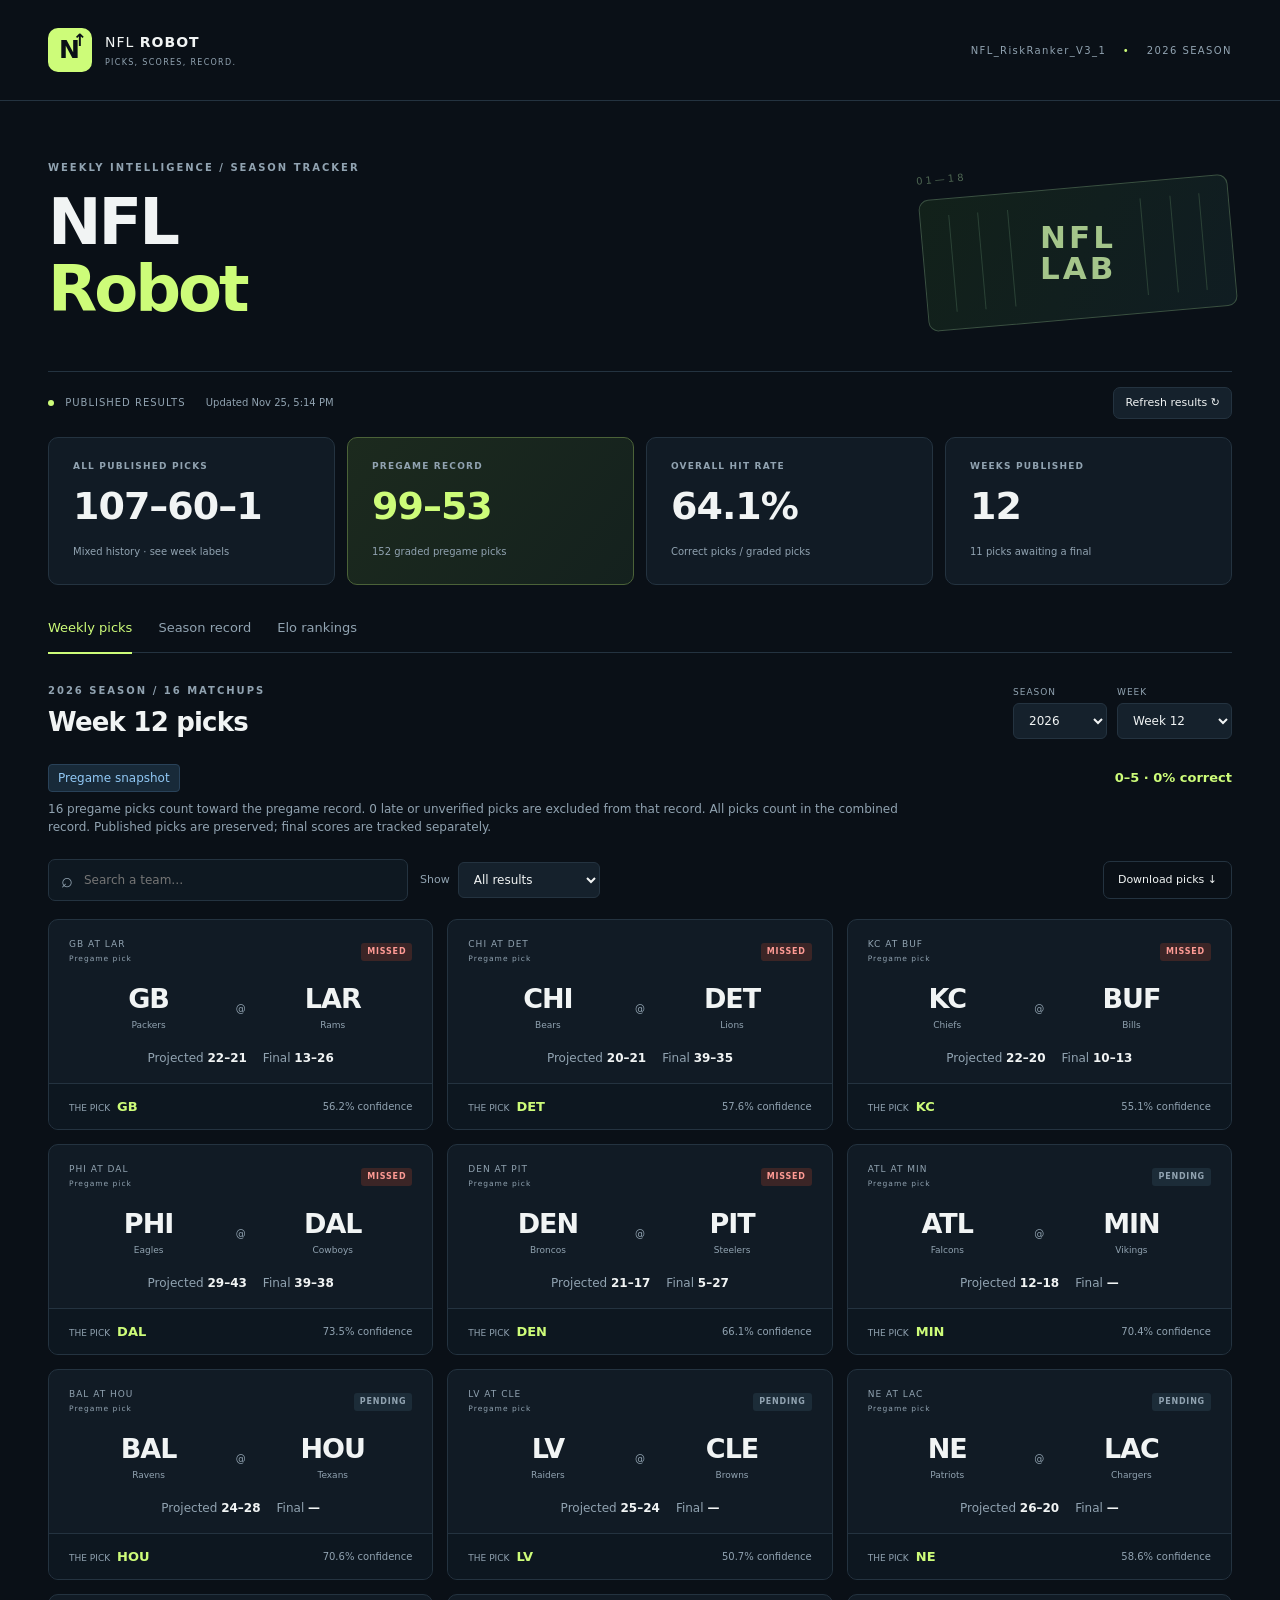
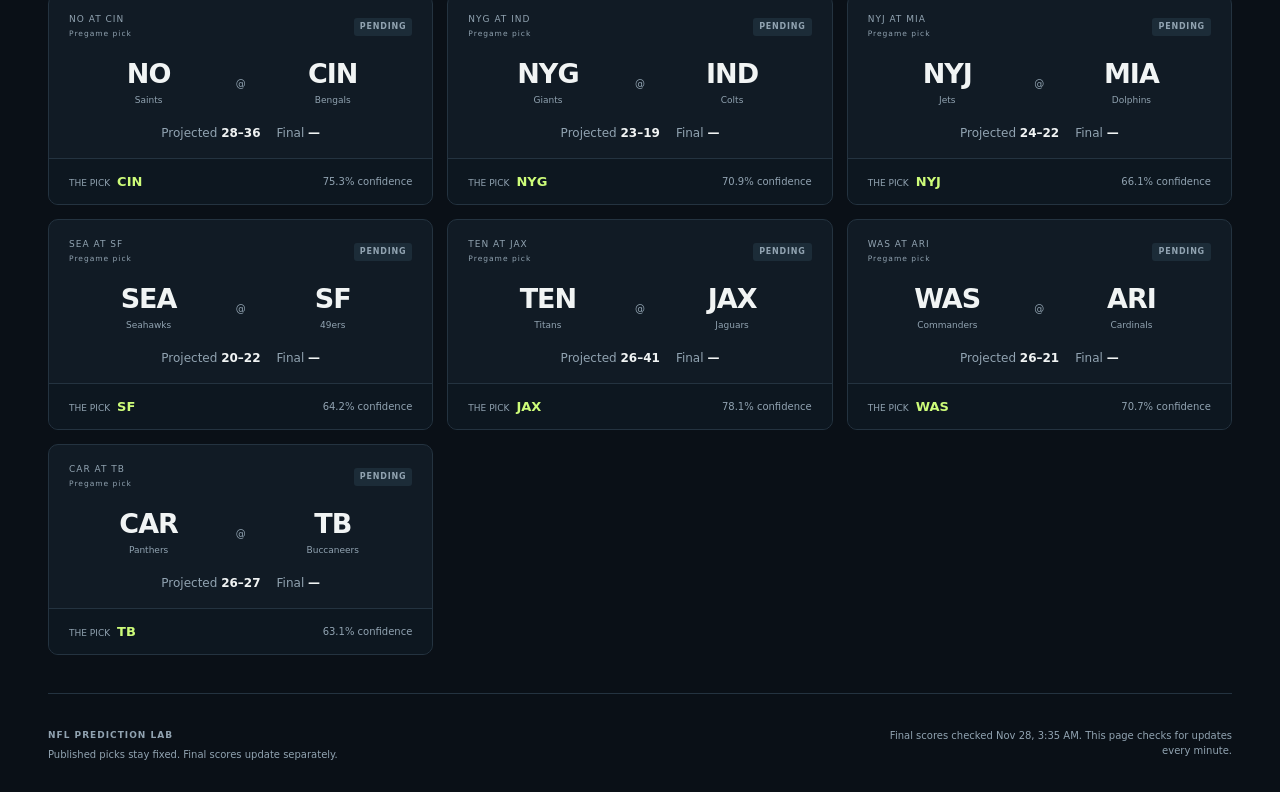
<file: index.html>
<!doctype html>
<html lang="en">
<head>
<meta charset="utf-8"><meta name="viewport" content="width=device-width, initial-scale=1">
<meta name="description" content="NFL ROBOT">
<meta http-equiv="Content-Security-Policy" content="default-src 'self'; script-src 'self'; style-src 'self'; img-src 'self' data:; connect-src 'self'; base-uri 'none'; object-src 'none'">
<title>NFL Prediction Lab</title><link rel="stylesheet" href="style.css"><script src="app.js" defer></script>
</head>
<body>
<header><a class="brand" href="./" aria-label="NFL ROBOT home"><span class="brand-icon">N<span>↑</span></span><span>NFL <b>ROBOT</b><small>PICKS, SCORES, RECORD.</small></span></a><span class="edition">NFL_RiskRanker_V3_1 <i>•</i> <span id="seasonLabel">SEASON</span></span></header>
<main>
<div class="hero"><div><p class="eyebrow">WEEKLY INTELLIGENCE / SEASON TRACKER</p><h1>NFL<br><span>Robot</span></h1></div><div class="hero-mark" aria-hidden="true"><span>01—18</span><div class="field"><i></i><i></i><i></i><b>NFL<br>LAB</b><i></i><i></i><i></i></div></div></div><div class="status-bar"><span><span class="dot"></span> PUBLISHED RESULTS <span id="updated">Loading…</span></span><button id="refresh" type="button">Refresh results ↻</button></div>
<p id="error" role="alert" hidden></p>
<section class="metrics" aria-label="Season record"><article><span>ALL PUBLISHED PICKS</span><strong id="allRecord">—</strong><small id="allCaption">Loading season record</small></article><article class="highlight"><span>PREGAME RECORD</span><strong id="pregameRecord">—</strong><small id="pregameCaption">Saved before the games</small></article><article><span>OVERALL HIT RATE</span><strong id="accuracy">—</strong><small>Correct picks / graded picks</small></article><article><span>WEEKS PUBLISHED</span><strong id="weekCount">—</strong><small id="pending">—</small></article></section>
<nav class="tabs" aria-label="Dashboard views"><button id="picksTab" class="active" aria-pressed="true">Weekly picks</button><button id="recordTab" aria-pressed="false">Season record</button><button id="eloTab" aria-pressed="false">Elo rankings</button></nav>
<section id="picksView"><div class="section-heading"><div><p class="eyebrow" id="weekEyebrow">THE MATCHUPS</p><h2 id="weekHeading">Weekly picks</h2></div><div class="selectors"><label>Season<select id="season"></select></label><label>Week<select id="week"></select></label></div></div>
<div class="week-summary"><span id="weekSource"></span><b id="weekRecord"></b></div><p class="note" id="provenanceNote"></p>
<div class="toolbar"><label class="search"><span>⌕</span><input id="search" type="search" placeholder="Search a team…" aria-label="Search teams"></label><label class="filter-label">Show<select id="outcome"><option value="all">All results</option><option value="win">Correct picks</option><option value="loss">Missed picks</option><option value="pending">Pending</option></select></label><button id="download" class="quiet">Download picks ↓</button></div>
<div id="matchups" class="matchups" aria-live="polite">
<!-- BEGIN STATIC WEEKLY PREDICTIONS -->
<div id="staticWeeklyPicks" class="table-wrap static-picks" data-season="2026" data-week="12">
<table id="officialWeeklyPredictions">
<caption>2026 NFL Week 12 official model predictions — snapshot 2026-11-25T17:14:19.850829+00:00</caption>
<thead><tr><th scope="col">Away team</th><th scope="col">Home team</th><th scope="col">Official winner pick</th><th scope="col">Predicted away score</th><th scope="col">Predicted home score</th><th scope="col">Predicted home margin</th><th scope="col">Predicted total</th><th scope="col">Confidence (%)</th><th scope="col">Timing status</th></tr></thead>
<tbody>
<tr data-away="GB" data-home="LAR" data-pick="GB"><td>GB - Green Bay Packers</td><td>LAR - Los Angeles Rams</td><td>GB - Green Bay Packers</td><td>22</td><td>21</td><td>-1</td><td>43</td><td>56.2</td><td>Pregame</td></tr>
<tr data-away="CHI" data-home="DET" data-pick="DET"><td>CHI - Chicago Bears</td><td>DET - Detroit Lions</td><td>DET - Detroit Lions</td><td>20</td><td>21</td><td>1</td><td>41</td><td>57.6</td><td>Pregame</td></tr>
<tr data-away="KC" data-home="BUF" data-pick="KC"><td>KC - Kansas City Chiefs</td><td>BUF - Buffalo Bills</td><td>KC - Kansas City Chiefs</td><td>22</td><td>20</td><td>-2</td><td>42</td><td>55.1</td><td>Pregame</td></tr>
<tr data-away="PHI" data-home="DAL" data-pick="DAL"><td>PHI - Philadelphia Eagles</td><td>DAL - Dallas Cowboys</td><td>DAL - Dallas Cowboys</td><td>29</td><td>43</td><td>14</td><td>72</td><td>73.5</td><td>Pregame</td></tr>
<tr data-away="DEN" data-home="PIT" data-pick="DEN"><td>DEN - Denver Broncos</td><td>PIT - Pittsburgh Steelers</td><td>DEN - Denver Broncos</td><td>21</td><td>17</td><td>-4</td><td>38</td><td>66.1</td><td>Pregame</td></tr>
<tr data-away="ATL" data-home="MIN" data-pick="MIN"><td>ATL - Atlanta Falcons</td><td>MIN - Minnesota Vikings</td><td>MIN - Minnesota Vikings</td><td>12</td><td>18</td><td>6</td><td>30</td><td>70.4</td><td>Pregame</td></tr>
<tr data-away="BAL" data-home="HOU" data-pick="HOU"><td>BAL - Baltimore Ravens</td><td>HOU - Houston Texans</td><td>HOU - Houston Texans</td><td>24</td><td>28</td><td>4</td><td>52</td><td>70.6</td><td>Pregame</td></tr>
<tr data-away="LV" data-home="CLE" data-pick="LV"><td>LV - Las Vegas Raiders</td><td>CLE - Cleveland Browns</td><td>LV - Las Vegas Raiders</td><td>25</td><td>24</td><td>-1</td><td>49</td><td>50.7</td><td>Pregame</td></tr>
<tr data-away="NE" data-home="LAC" data-pick="NE"><td>NE - New England Patriots</td><td>LAC - Los Angeles Chargers</td><td>NE - New England Patriots</td><td>26</td><td>20</td><td>-6</td><td>46</td><td>58.6</td><td>Pregame</td></tr>
<tr data-away="NO" data-home="CIN" data-pick="CIN"><td>NO - New Orleans Saints</td><td>CIN - Cincinnati Bengals</td><td>CIN - Cincinnati Bengals</td><td>28</td><td>36</td><td>8</td><td>64</td><td>75.3</td><td>Pregame</td></tr>
<tr data-away="NYG" data-home="IND" data-pick="NYG"><td>NYG - New York Giants</td><td>IND - Indianapolis Colts</td><td>NYG - New York Giants</td><td>23</td><td>19</td><td>-4</td><td>42</td><td>70.9</td><td>Pregame</td></tr>
<tr data-away="NYJ" data-home="MIA" data-pick="NYJ"><td>NYJ - New York Jets</td><td>MIA - Miami Dolphins</td><td>NYJ - New York Jets</td><td>24</td><td>22</td><td>-2</td><td>46</td><td>66.1</td><td>Pregame</td></tr>
<tr data-away="SEA" data-home="SF" data-pick="SF"><td>SEA - Seattle Seahawks</td><td>SF - San Francisco 49ers</td><td>SF - San Francisco 49ers</td><td>20</td><td>22</td><td>2</td><td>42</td><td>64.2</td><td>Pregame</td></tr>
<tr data-away="TEN" data-home="JAX" data-pick="JAX"><td>TEN - Tennessee Titans</td><td>JAX - Jacksonville Jaguars</td><td>JAX - Jacksonville Jaguars</td><td>26</td><td>41</td><td>15</td><td>67</td><td>78.1</td><td>Pregame</td></tr>
<tr data-away="WAS" data-home="ARI" data-pick="WAS"><td>WAS - Washington Commanders</td><td>ARI - Arizona Cardinals</td><td>WAS - Washington Commanders</td><td>26</td><td>21</td><td>-5</td><td>47</td><td>70.7</td><td>Pregame</td></tr>
<tr data-away="CAR" data-home="TB" data-pick="TB"><td>CAR - Carolina Panthers</td><td>TB - Tampa Bay Buccaneers</td><td>TB - Tampa Bay Buccaneers</td><td>26</td><td>27</td><td>1</td><td>53</td><td>63.1</td><td>Pregame</td></tr>
</tbody>
</table>
<p class="static-picks-note">Source: generated forecast. This is the latest saved forecast. Pregame status is only confirmed where explicitly recorded; snapshot timestamps alone do not prove when a page was publicly available.</p>
</div>
<!-- END STATIC WEEKLY PREDICTIONS -->
</div><p id="empty" class="empty" hidden>No matchups match your filters.</p></section>
<section id="recordView" hidden><div class="section-heading"><div><p class="eyebrow">THE FULL PICTURE</p><h2>Season record</h2></div></div><p class="note">Weekly records for published predictions. Pick history is shown for each week.</p><div class="table-wrap"><table><thead><tr><th>Week</th><th>Record</th><th>Hit rate</th><th>Pending</th><th>Pick history</th></tr></thead><tbody id="recordRows"></tbody></table></div></section>
<section id="eloView" hidden>
<div class="section-heading"><div><p class="eyebrow">ALL 32 TEAMS / ENTERING-WEEK RATINGS</p><h2 id="eloHeading">Elo rankings</h2></div><div class="selectors"><label>Season<select id="eloSeason"></select></label><label>Entering week<select id="eloWeek"></select></label></div></div>
<p class="note">Raw Elo and opponent-adjusted Network Elo from the prediction model. Rating Δ and position Δ compare with the previous week's opening rankings. ↑ means improvement; Week 1 has no baseline. Equal ratings are ordered by team code.</p>
<p id="eloError" class="note" role="status" hidden></p>
<div class="toolbar"><label class="search"><span>⌕</span><input id="eloSearch" type="search" placeholder="Search a team…" aria-label="Search ranked teams"></label><label class="filter-label">Rank by<select id="eloSort"><option value="network">Network Elo</option><option value="raw">Raw Elo</option></select></label></div>
<div class="table-wrap" tabindex="0" role="region" aria-label="Raw and Network Elo rankings, scroll horizontally for all columns"><table class="elo-table"><thead><tr><th rowspan="2" scope="col">Team</th><th colspan="4" scope="colgroup">Raw Elo</th><th colspan="4" scope="colgroup">Network Elo</th></tr><tr><th scope="col">Rank</th><th scope="col">Rating</th><th scope="col">Rating Δ</th><th scope="col">Position Δ</th><th scope="col">Rank</th><th scope="col">Rating</th><th scope="col">Rating Δ</th><th scope="col">Position Δ</th></tr></thead><tbody id="eloRows"></tbody></table></div>
<p id="eloEmpty" class="empty" hidden>No rankings match your selection.</p><p class="note" id="eloSource"></p>
</section>
<footer><span><b>NFL PREDICTION LAB</b><br>Published picks stay fixed. Final scores update separately.</span><span id="checked">Score refresh status loading…</span></footer>
</main>
</body></html>
</file>
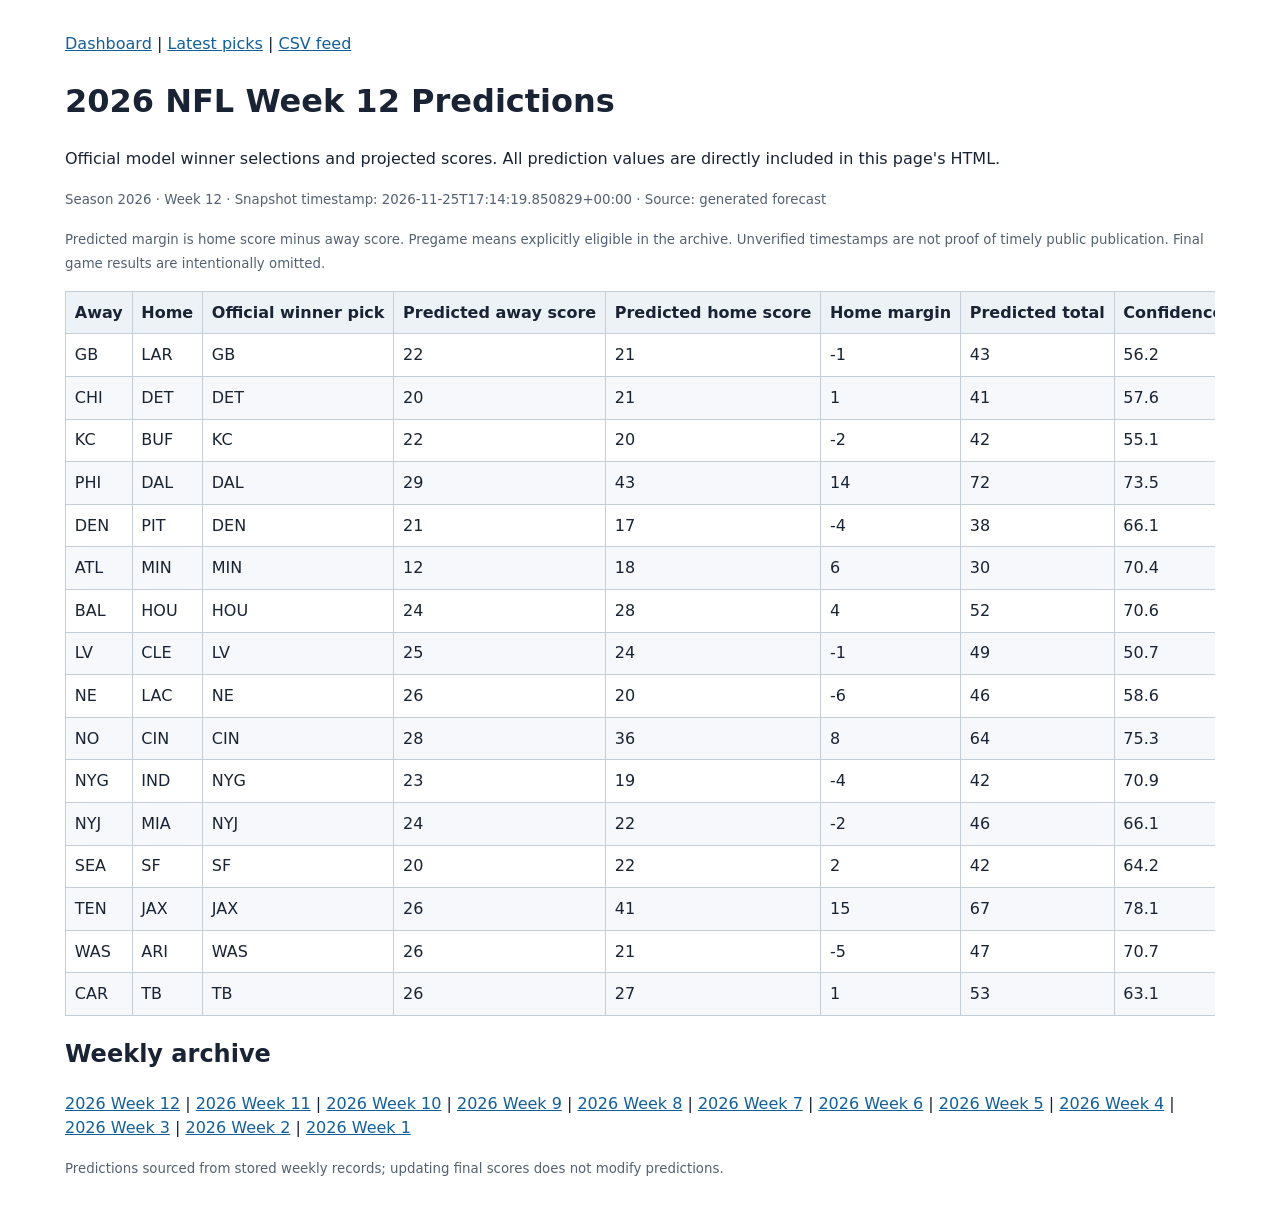
<file: tracker/index.html>
<!doctype html>
<html lang="en"><head><meta charset="utf-8"><meta name="viewport" content="width=device-width,initial-scale=1">
<title>2026 NFL Week 12 Predictions | NFL Prediction Lab</title>
<style>body{font:16px/1.5 system-ui,sans-serif;max-width:1150px;margin:2rem auto;padding:0 1rem;color:#192334}a{color:#135f99}table{border-collapse:collapse;width:100%}th,td{padding:.55rem;text-align:left;border:1px solid #c5ced6;white-space:nowrap}th{background:#edf2f7}tr:nth-child(even){background:#f6f8fb}.scroll{overflow-x:auto}small{color:#536172}</style>
</head><body><nav><a href="../">Dashboard</a> | <a href="./">Latest picks</a> | <a href="./latest.csv">CSV feed</a></nav>
<h1>2026 NFL Week 12 Predictions</h1>
<p>Official model winner selections and projected scores. All prediction values are directly included in this page's HTML.</p>
<p><small>Season 2026 · Week 12 · Snapshot timestamp: 2026-11-25T17:14:19.850829+00:00 · Source: generated forecast</small></p>
<p><small>Predicted margin is home score minus away score. Pregame means explicitly eligible in the archive. Unverified timestamps are not proof of timely public publication. Final game results are intentionally omitted.</small></p>
<div class="scroll"><table><thead><tr><th>Away</th><th>Home</th><th>Official winner pick</th><th>Predicted away score</th><th>Predicted home score</th><th>Home margin</th><th>Predicted total</th><th>Confidence %</th><th>Timing</th></tr></thead>
<tbody><tr data-away="GB" data-home="LAR" data-pick="GB"><td>GB</td><td>LAR</td><td>GB</td><td>22</td><td>21</td><td>-1</td><td>43</td><td>56.2</td><td>Pregame</td></tr>
<tr data-away="CHI" data-home="DET" data-pick="DET"><td>CHI</td><td>DET</td><td>DET</td><td>20</td><td>21</td><td>1</td><td>41</td><td>57.6</td><td>Pregame</td></tr>
<tr data-away="KC" data-home="BUF" data-pick="KC"><td>KC</td><td>BUF</td><td>KC</td><td>22</td><td>20</td><td>-2</td><td>42</td><td>55.1</td><td>Pregame</td></tr>
<tr data-away="PHI" data-home="DAL" data-pick="DAL"><td>PHI</td><td>DAL</td><td>DAL</td><td>29</td><td>43</td><td>14</td><td>72</td><td>73.5</td><td>Pregame</td></tr>
<tr data-away="DEN" data-home="PIT" data-pick="DEN"><td>DEN</td><td>PIT</td><td>DEN</td><td>21</td><td>17</td><td>-4</td><td>38</td><td>66.1</td><td>Pregame</td></tr>
<tr data-away="ATL" data-home="MIN" data-pick="MIN"><td>ATL</td><td>MIN</td><td>MIN</td><td>12</td><td>18</td><td>6</td><td>30</td><td>70.4</td><td>Pregame</td></tr>
<tr data-away="BAL" data-home="HOU" data-pick="HOU"><td>BAL</td><td>HOU</td><td>HOU</td><td>24</td><td>28</td><td>4</td><td>52</td><td>70.6</td><td>Pregame</td></tr>
<tr data-away="LV" data-home="CLE" data-pick="LV"><td>LV</td><td>CLE</td><td>LV</td><td>25</td><td>24</td><td>-1</td><td>49</td><td>50.7</td><td>Pregame</td></tr>
<tr data-away="NE" data-home="LAC" data-pick="NE"><td>NE</td><td>LAC</td><td>NE</td><td>26</td><td>20</td><td>-6</td><td>46</td><td>58.6</td><td>Pregame</td></tr>
<tr data-away="NO" data-home="CIN" data-pick="CIN"><td>NO</td><td>CIN</td><td>CIN</td><td>28</td><td>36</td><td>8</td><td>64</td><td>75.3</td><td>Pregame</td></tr>
<tr data-away="NYG" data-home="IND" data-pick="NYG"><td>NYG</td><td>IND</td><td>NYG</td><td>23</td><td>19</td><td>-4</td><td>42</td><td>70.9</td><td>Pregame</td></tr>
<tr data-away="NYJ" data-home="MIA" data-pick="NYJ"><td>NYJ</td><td>MIA</td><td>NYJ</td><td>24</td><td>22</td><td>-2</td><td>46</td><td>66.1</td><td>Pregame</td></tr>
<tr data-away="SEA" data-home="SF" data-pick="SF"><td>SEA</td><td>SF</td><td>SF</td><td>20</td><td>22</td><td>2</td><td>42</td><td>64.2</td><td>Pregame</td></tr>
<tr data-away="TEN" data-home="JAX" data-pick="JAX"><td>TEN</td><td>JAX</td><td>JAX</td><td>26</td><td>41</td><td>15</td><td>67</td><td>78.1</td><td>Pregame</td></tr>
<tr data-away="WAS" data-home="ARI" data-pick="WAS"><td>WAS</td><td>ARI</td><td>WAS</td><td>26</td><td>21</td><td>-5</td><td>47</td><td>70.7</td><td>Pregame</td></tr>
<tr data-away="CAR" data-home="TB" data-pick="TB"><td>CAR</td><td>TB</td><td>TB</td><td>26</td><td>27</td><td>1</td><td>53</td><td>63.1</td><td>Pregame</td></tr></tbody></table></div>
<h2>Weekly archive</h2><nav><a href="./2026/week-12.html">2026 Week 12</a> | <a href="./2026/week-11.html">2026 Week 11</a> | <a href="./2026/week-10.html">2026 Week 10</a> | <a href="./2026/week-09.html">2026 Week 9</a> | <a href="./2026/week-08.html">2026 Week 8</a> | <a href="./2026/week-07.html">2026 Week 7</a> | <a href="./2026/week-06.html">2026 Week 6</a> | <a href="./2026/week-05.html">2026 Week 5</a> | <a href="./2026/week-04.html">2026 Week 4</a> | <a href="./2026/week-03.html">2026 Week 3</a> | <a href="./2026/week-02.html">2026 Week 2</a> | <a href="./2026/week-01.html">2026 Week 1</a></nav><footer><p><small>Predictions sourced from stored weekly records; updating final scores does not modify predictions.</small></p></footer>
</body></html>
</file>
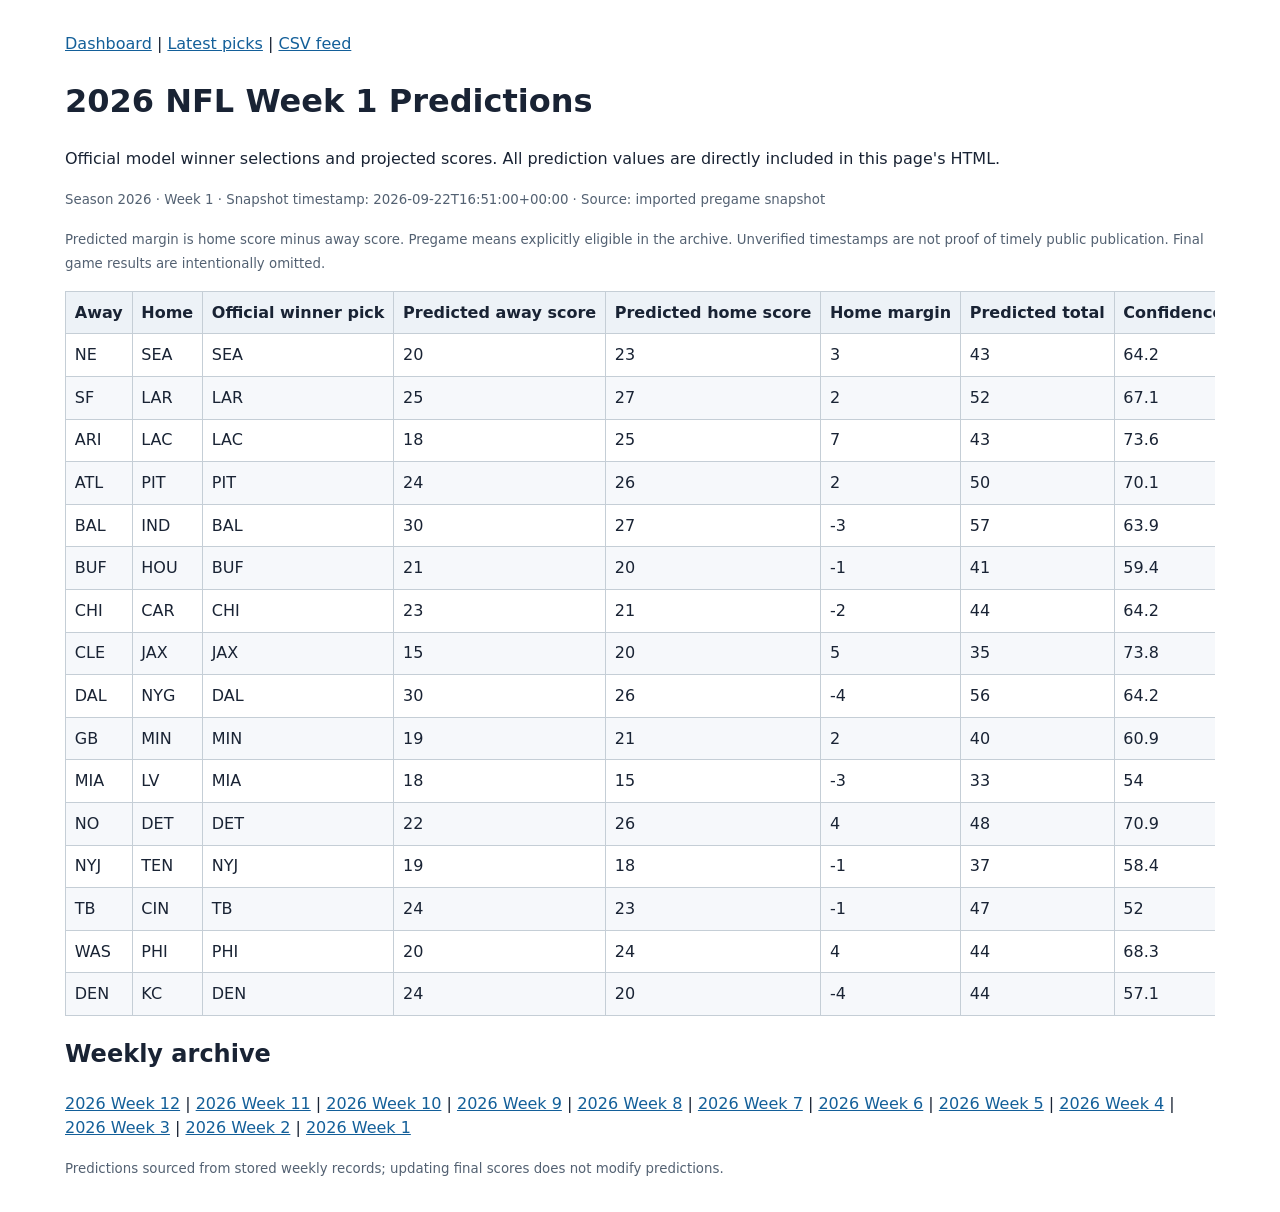
<file: tracker/2026/week-01.html>
<!doctype html>
<html lang="en"><head><meta charset="utf-8"><meta name="viewport" content="width=device-width,initial-scale=1">
<title>2026 NFL Week 1 Predictions | NFL Prediction Lab</title>
<style>body{font:16px/1.5 system-ui,sans-serif;max-width:1150px;margin:2rem auto;padding:0 1rem;color:#192334}a{color:#135f99}table{border-collapse:collapse;width:100%}th,td{padding:.55rem;text-align:left;border:1px solid #c5ced6;white-space:nowrap}th{background:#edf2f7}tr:nth-child(even){background:#f6f8fb}.scroll{overflow-x:auto}small{color:#536172}</style>
</head><body><nav><a href="../../">Dashboard</a> | <a href="../">Latest picks</a> | <a href="./week-01.csv">CSV feed</a></nav>
<h1>2026 NFL Week 1 Predictions</h1>
<p>Official model winner selections and projected scores. All prediction values are directly included in this page's HTML.</p>
<p><small>Season 2026 · Week 1 · Snapshot timestamp: 2026-09-22T16:51:00+00:00 · Source: imported pregame snapshot</small></p>
<p><small>Predicted margin is home score minus away score. Pregame means explicitly eligible in the archive. Unverified timestamps are not proof of timely public publication. Final game results are intentionally omitted.</small></p>
<div class="scroll"><table><thead><tr><th>Away</th><th>Home</th><th>Official winner pick</th><th>Predicted away score</th><th>Predicted home score</th><th>Home margin</th><th>Predicted total</th><th>Confidence %</th><th>Timing</th></tr></thead>
<tbody><tr data-away="NE" data-home="SEA" data-pick="SEA"><td>NE</td><td>SEA</td><td>SEA</td><td>20</td><td>23</td><td>3</td><td>43</td><td>64.2</td><td>Unverified</td></tr>
<tr data-away="SF" data-home="LAR" data-pick="LAR"><td>SF</td><td>LAR</td><td>LAR</td><td>25</td><td>27</td><td>2</td><td>52</td><td>67.1</td><td>Unverified</td></tr>
<tr data-away="ARI" data-home="LAC" data-pick="LAC"><td>ARI</td><td>LAC</td><td>LAC</td><td>18</td><td>25</td><td>7</td><td>43</td><td>73.6</td><td>Unverified</td></tr>
<tr data-away="ATL" data-home="PIT" data-pick="PIT"><td>ATL</td><td>PIT</td><td>PIT</td><td>24</td><td>26</td><td>2</td><td>50</td><td>70.1</td><td>Unverified</td></tr>
<tr data-away="BAL" data-home="IND" data-pick="BAL"><td>BAL</td><td>IND</td><td>BAL</td><td>30</td><td>27</td><td>-3</td><td>57</td><td>63.9</td><td>Unverified</td></tr>
<tr data-away="BUF" data-home="HOU" data-pick="BUF"><td>BUF</td><td>HOU</td><td>BUF</td><td>21</td><td>20</td><td>-1</td><td>41</td><td>59.4</td><td>Unverified</td></tr>
<tr data-away="CHI" data-home="CAR" data-pick="CHI"><td>CHI</td><td>CAR</td><td>CHI</td><td>23</td><td>21</td><td>-2</td><td>44</td><td>64.2</td><td>Unverified</td></tr>
<tr data-away="CLE" data-home="JAX" data-pick="JAX"><td>CLE</td><td>JAX</td><td>JAX</td><td>15</td><td>20</td><td>5</td><td>35</td><td>73.8</td><td>Unverified</td></tr>
<tr data-away="DAL" data-home="NYG" data-pick="DAL"><td>DAL</td><td>NYG</td><td>DAL</td><td>30</td><td>26</td><td>-4</td><td>56</td><td>64.2</td><td>Unverified</td></tr>
<tr data-away="GB" data-home="MIN" data-pick="MIN"><td>GB</td><td>MIN</td><td>MIN</td><td>19</td><td>21</td><td>2</td><td>40</td><td>60.9</td><td>Unverified</td></tr>
<tr data-away="MIA" data-home="LV" data-pick="MIA"><td>MIA</td><td>LV</td><td>MIA</td><td>18</td><td>15</td><td>-3</td><td>33</td><td>54</td><td>Unverified</td></tr>
<tr data-away="NO" data-home="DET" data-pick="DET"><td>NO</td><td>DET</td><td>DET</td><td>22</td><td>26</td><td>4</td><td>48</td><td>70.9</td><td>Unverified</td></tr>
<tr data-away="NYJ" data-home="TEN" data-pick="NYJ"><td>NYJ</td><td>TEN</td><td>NYJ</td><td>19</td><td>18</td><td>-1</td><td>37</td><td>58.4</td><td>Unverified</td></tr>
<tr data-away="TB" data-home="CIN" data-pick="TB"><td>TB</td><td>CIN</td><td>TB</td><td>24</td><td>23</td><td>-1</td><td>47</td><td>52</td><td>Unverified</td></tr>
<tr data-away="WAS" data-home="PHI" data-pick="PHI"><td>WAS</td><td>PHI</td><td>PHI</td><td>20</td><td>24</td><td>4</td><td>44</td><td>68.3</td><td>Unverified</td></tr>
<tr data-away="DEN" data-home="KC" data-pick="DEN"><td>DEN</td><td>KC</td><td>DEN</td><td>24</td><td>20</td><td>-4</td><td>44</td><td>57.1</td><td>Unverified</td></tr></tbody></table></div>
<h2>Weekly archive</h2><nav><a href="../2026/week-12.html">2026 Week 12</a> | <a href="../2026/week-11.html">2026 Week 11</a> | <a href="../2026/week-10.html">2026 Week 10</a> | <a href="../2026/week-09.html">2026 Week 9</a> | <a href="../2026/week-08.html">2026 Week 8</a> | <a href="../2026/week-07.html">2026 Week 7</a> | <a href="../2026/week-06.html">2026 Week 6</a> | <a href="../2026/week-05.html">2026 Week 5</a> | <a href="../2026/week-04.html">2026 Week 4</a> | <a href="../2026/week-03.html">2026 Week 3</a> | <a href="../2026/week-02.html">2026 Week 2</a> | <a href="../2026/week-01.html">2026 Week 1</a></nav><footer><p><small>Predictions sourced from stored weekly records; updating final scores does not modify predictions.</small></p></footer>
</body></html>
</file>
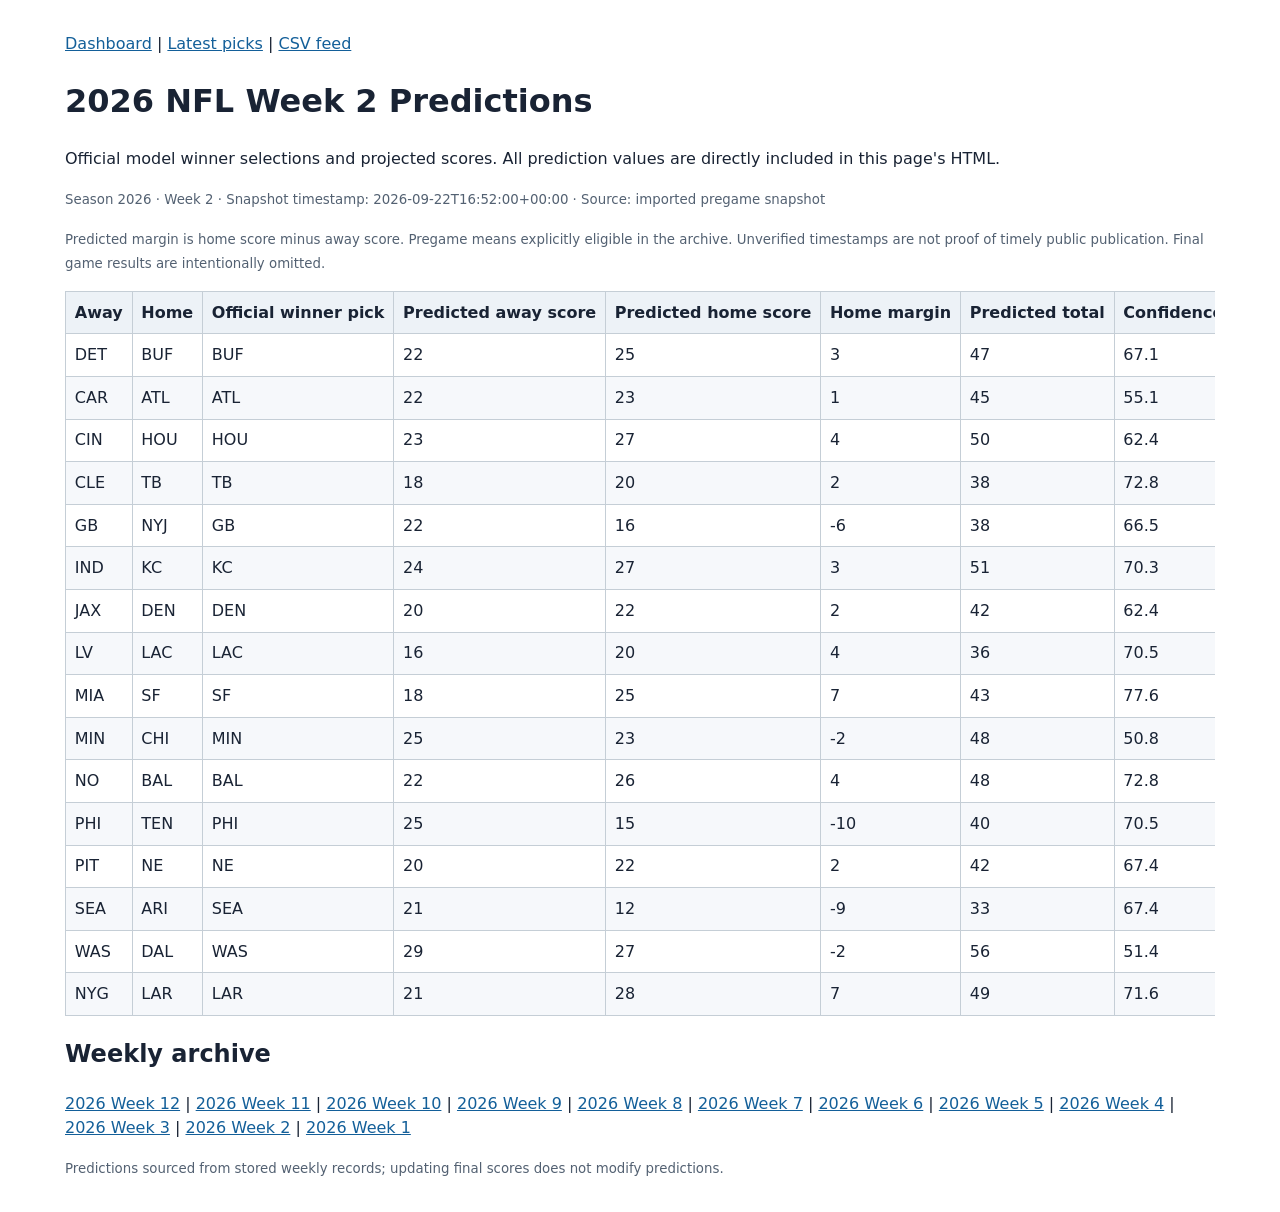
<file: tracker/2026/week-02.html>
<!doctype html>
<html lang="en"><head><meta charset="utf-8"><meta name="viewport" content="width=device-width,initial-scale=1">
<title>2026 NFL Week 2 Predictions | NFL Prediction Lab</title>
<style>body{font:16px/1.5 system-ui,sans-serif;max-width:1150px;margin:2rem auto;padding:0 1rem;color:#192334}a{color:#135f99}table{border-collapse:collapse;width:100%}th,td{padding:.55rem;text-align:left;border:1px solid #c5ced6;white-space:nowrap}th{background:#edf2f7}tr:nth-child(even){background:#f6f8fb}.scroll{overflow-x:auto}small{color:#536172}</style>
</head><body><nav><a href="../../">Dashboard</a> | <a href="../">Latest picks</a> | <a href="./week-02.csv">CSV feed</a></nav>
<h1>2026 NFL Week 2 Predictions</h1>
<p>Official model winner selections and projected scores. All prediction values are directly included in this page's HTML.</p>
<p><small>Season 2026 · Week 2 · Snapshot timestamp: 2026-09-22T16:52:00+00:00 · Source: imported pregame snapshot</small></p>
<p><small>Predicted margin is home score minus away score. Pregame means explicitly eligible in the archive. Unverified timestamps are not proof of timely public publication. Final game results are intentionally omitted.</small></p>
<div class="scroll"><table><thead><tr><th>Away</th><th>Home</th><th>Official winner pick</th><th>Predicted away score</th><th>Predicted home score</th><th>Home margin</th><th>Predicted total</th><th>Confidence %</th><th>Timing</th></tr></thead>
<tbody><tr data-away="DET" data-home="BUF" data-pick="BUF"><td>DET</td><td>BUF</td><td>BUF</td><td>22</td><td>25</td><td>3</td><td>47</td><td>67.1</td><td>Unverified</td></tr>
<tr data-away="CAR" data-home="ATL" data-pick="ATL"><td>CAR</td><td>ATL</td><td>ATL</td><td>22</td><td>23</td><td>1</td><td>45</td><td>55.1</td><td>Unverified</td></tr>
<tr data-away="CIN" data-home="HOU" data-pick="HOU"><td>CIN</td><td>HOU</td><td>HOU</td><td>23</td><td>27</td><td>4</td><td>50</td><td>62.4</td><td>Unverified</td></tr>
<tr data-away="CLE" data-home="TB" data-pick="TB"><td>CLE</td><td>TB</td><td>TB</td><td>18</td><td>20</td><td>2</td><td>38</td><td>72.8</td><td>Unverified</td></tr>
<tr data-away="GB" data-home="NYJ" data-pick="GB"><td>GB</td><td>NYJ</td><td>GB</td><td>22</td><td>16</td><td>-6</td><td>38</td><td>66.5</td><td>Unverified</td></tr>
<tr data-away="IND" data-home="KC" data-pick="KC"><td>IND</td><td>KC</td><td>KC</td><td>24</td><td>27</td><td>3</td><td>51</td><td>70.3</td><td>Unverified</td></tr>
<tr data-away="JAX" data-home="DEN" data-pick="DEN"><td>JAX</td><td>DEN</td><td>DEN</td><td>20</td><td>22</td><td>2</td><td>42</td><td>62.4</td><td>Unverified</td></tr>
<tr data-away="LV" data-home="LAC" data-pick="LAC"><td>LV</td><td>LAC</td><td>LAC</td><td>16</td><td>20</td><td>4</td><td>36</td><td>70.5</td><td>Unverified</td></tr>
<tr data-away="MIA" data-home="SF" data-pick="SF"><td>MIA</td><td>SF</td><td>SF</td><td>18</td><td>25</td><td>7</td><td>43</td><td>77.6</td><td>Unverified</td></tr>
<tr data-away="MIN" data-home="CHI" data-pick="MIN"><td>MIN</td><td>CHI</td><td>MIN</td><td>25</td><td>23</td><td>-2</td><td>48</td><td>50.8</td><td>Unverified</td></tr>
<tr data-away="NO" data-home="BAL" data-pick="BAL"><td>NO</td><td>BAL</td><td>BAL</td><td>22</td><td>26</td><td>4</td><td>48</td><td>72.8</td><td>Unverified</td></tr>
<tr data-away="PHI" data-home="TEN" data-pick="PHI"><td>PHI</td><td>TEN</td><td>PHI</td><td>25</td><td>15</td><td>-10</td><td>40</td><td>70.5</td><td>Unverified</td></tr>
<tr data-away="PIT" data-home="NE" data-pick="NE"><td>PIT</td><td>NE</td><td>NE</td><td>20</td><td>22</td><td>2</td><td>42</td><td>67.4</td><td>Unverified</td></tr>
<tr data-away="SEA" data-home="ARI" data-pick="SEA"><td>SEA</td><td>ARI</td><td>SEA</td><td>21</td><td>12</td><td>-9</td><td>33</td><td>67.4</td><td>Unverified</td></tr>
<tr data-away="WAS" data-home="DAL" data-pick="WAS"><td>WAS</td><td>DAL</td><td>WAS</td><td>29</td><td>27</td><td>-2</td><td>56</td><td>51.4</td><td>Unverified</td></tr>
<tr data-away="NYG" data-home="LAR" data-pick="LAR"><td>NYG</td><td>LAR</td><td>LAR</td><td>21</td><td>28</td><td>7</td><td>49</td><td>71.6</td><td>Unverified</td></tr></tbody></table></div>
<h2>Weekly archive</h2><nav><a href="../2026/week-12.html">2026 Week 12</a> | <a href="../2026/week-11.html">2026 Week 11</a> | <a href="../2026/week-10.html">2026 Week 10</a> | <a href="../2026/week-09.html">2026 Week 9</a> | <a href="../2026/week-08.html">2026 Week 8</a> | <a href="../2026/week-07.html">2026 Week 7</a> | <a href="../2026/week-06.html">2026 Week 6</a> | <a href="../2026/week-05.html">2026 Week 5</a> | <a href="../2026/week-04.html">2026 Week 4</a> | <a href="../2026/week-03.html">2026 Week 3</a> | <a href="../2026/week-02.html">2026 Week 2</a> | <a href="../2026/week-01.html">2026 Week 1</a></nav><footer><p><small>Predictions sourced from stored weekly records; updating final scores does not modify predictions.</small></p></footer>
</body></html>
</file>
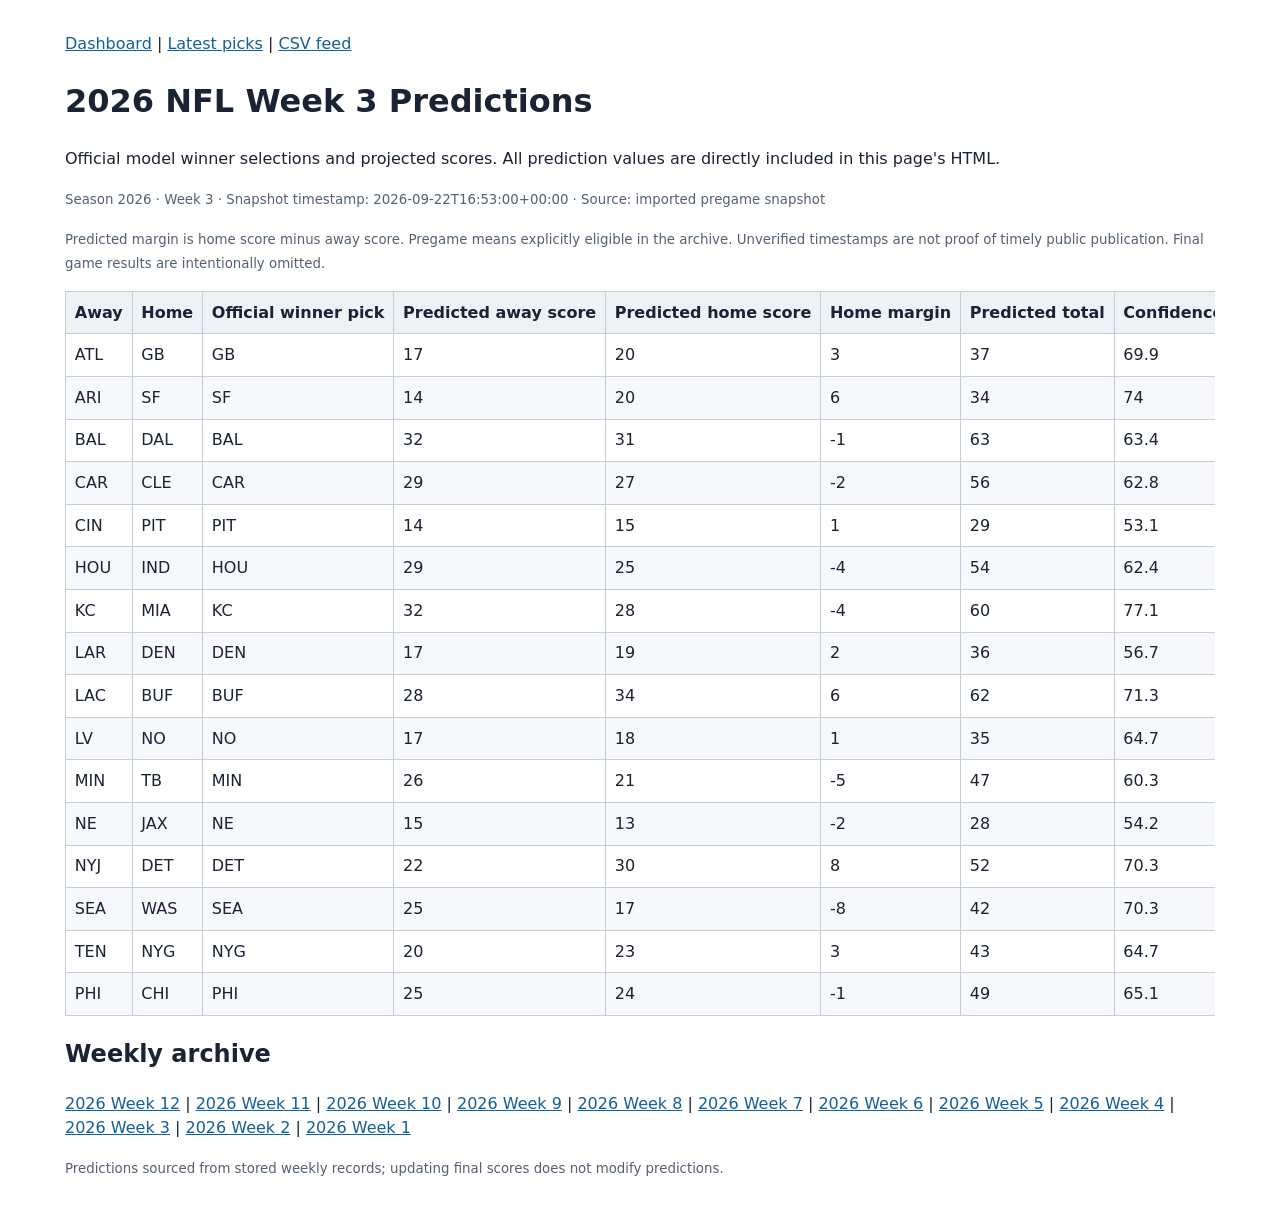
<file: tracker/2026/week-03.html>
<!doctype html>
<html lang="en"><head><meta charset="utf-8"><meta name="viewport" content="width=device-width,initial-scale=1">
<title>2026 NFL Week 3 Predictions | NFL Prediction Lab</title>
<style>body{font:16px/1.5 system-ui,sans-serif;max-width:1150px;margin:2rem auto;padding:0 1rem;color:#192334}a{color:#135f99}table{border-collapse:collapse;width:100%}th,td{padding:.55rem;text-align:left;border:1px solid #c5ced6;white-space:nowrap}th{background:#edf2f7}tr:nth-child(even){background:#f6f8fb}.scroll{overflow-x:auto}small{color:#536172}</style>
</head><body><nav><a href="../../">Dashboard</a> | <a href="../">Latest picks</a> | <a href="./week-03.csv">CSV feed</a></nav>
<h1>2026 NFL Week 3 Predictions</h1>
<p>Official model winner selections and projected scores. All prediction values are directly included in this page's HTML.</p>
<p><small>Season 2026 · Week 3 · Snapshot timestamp: 2026-09-22T16:53:00+00:00 · Source: imported pregame snapshot</small></p>
<p><small>Predicted margin is home score minus away score. Pregame means explicitly eligible in the archive. Unverified timestamps are not proof of timely public publication. Final game results are intentionally omitted.</small></p>
<div class="scroll"><table><thead><tr><th>Away</th><th>Home</th><th>Official winner pick</th><th>Predicted away score</th><th>Predicted home score</th><th>Home margin</th><th>Predicted total</th><th>Confidence %</th><th>Timing</th></tr></thead>
<tbody><tr data-away="ATL" data-home="GB" data-pick="GB"><td>ATL</td><td>GB</td><td>GB</td><td>17</td><td>20</td><td>3</td><td>37</td><td>69.9</td><td>Unverified</td></tr>
<tr data-away="ARI" data-home="SF" data-pick="SF"><td>ARI</td><td>SF</td><td>SF</td><td>14</td><td>20</td><td>6</td><td>34</td><td>74</td><td>Unverified</td></tr>
<tr data-away="BAL" data-home="DAL" data-pick="BAL"><td>BAL</td><td>DAL</td><td>BAL</td><td>32</td><td>31</td><td>-1</td><td>63</td><td>63.4</td><td>Unverified</td></tr>
<tr data-away="CAR" data-home="CLE" data-pick="CAR"><td>CAR</td><td>CLE</td><td>CAR</td><td>29</td><td>27</td><td>-2</td><td>56</td><td>62.8</td><td>Unverified</td></tr>
<tr data-away="CIN" data-home="PIT" data-pick="PIT"><td>CIN</td><td>PIT</td><td>PIT</td><td>14</td><td>15</td><td>1</td><td>29</td><td>53.1</td><td>Unverified</td></tr>
<tr data-away="HOU" data-home="IND" data-pick="HOU"><td>HOU</td><td>IND</td><td>HOU</td><td>29</td><td>25</td><td>-4</td><td>54</td><td>62.4</td><td>Unverified</td></tr>
<tr data-away="KC" data-home="MIA" data-pick="KC"><td>KC</td><td>MIA</td><td>KC</td><td>32</td><td>28</td><td>-4</td><td>60</td><td>77.1</td><td>Unverified</td></tr>
<tr data-away="LAR" data-home="DEN" data-pick="DEN"><td>LAR</td><td>DEN</td><td>DEN</td><td>17</td><td>19</td><td>2</td><td>36</td><td>56.7</td><td>Unverified</td></tr>
<tr data-away="LAC" data-home="BUF" data-pick="BUF"><td>LAC</td><td>BUF</td><td>BUF</td><td>28</td><td>34</td><td>6</td><td>62</td><td>71.3</td><td>Unverified</td></tr>
<tr data-away="LV" data-home="NO" data-pick="NO"><td>LV</td><td>NO</td><td>NO</td><td>17</td><td>18</td><td>1</td><td>35</td><td>64.7</td><td>Unverified</td></tr>
<tr data-away="MIN" data-home="TB" data-pick="MIN"><td>MIN</td><td>TB</td><td>MIN</td><td>26</td><td>21</td><td>-5</td><td>47</td><td>60.3</td><td>Unverified</td></tr>
<tr data-away="NE" data-home="JAX" data-pick="NE"><td>NE</td><td>JAX</td><td>NE</td><td>15</td><td>13</td><td>-2</td><td>28</td><td>54.2</td><td>Unverified</td></tr>
<tr data-away="NYJ" data-home="DET" data-pick="DET"><td>NYJ</td><td>DET</td><td>DET</td><td>22</td><td>30</td><td>8</td><td>52</td><td>70.3</td><td>Unverified</td></tr>
<tr data-away="SEA" data-home="WAS" data-pick="SEA"><td>SEA</td><td>WAS</td><td>SEA</td><td>25</td><td>17</td><td>-8</td><td>42</td><td>70.3</td><td>Unverified</td></tr>
<tr data-away="TEN" data-home="NYG" data-pick="NYG"><td>TEN</td><td>NYG</td><td>NYG</td><td>20</td><td>23</td><td>3</td><td>43</td><td>64.7</td><td>Unverified</td></tr>
<tr data-away="PHI" data-home="CHI" data-pick="PHI"><td>PHI</td><td>CHI</td><td>PHI</td><td>25</td><td>24</td><td>-1</td><td>49</td><td>65.1</td><td>Unverified</td></tr></tbody></table></div>
<h2>Weekly archive</h2><nav><a href="../2026/week-12.html">2026 Week 12</a> | <a href="../2026/week-11.html">2026 Week 11</a> | <a href="../2026/week-10.html">2026 Week 10</a> | <a href="../2026/week-09.html">2026 Week 9</a> | <a href="../2026/week-08.html">2026 Week 8</a> | <a href="../2026/week-07.html">2026 Week 7</a> | <a href="../2026/week-06.html">2026 Week 6</a> | <a href="../2026/week-05.html">2026 Week 5</a> | <a href="../2026/week-04.html">2026 Week 4</a> | <a href="../2026/week-03.html">2026 Week 3</a> | <a href="../2026/week-02.html">2026 Week 2</a> | <a href="../2026/week-01.html">2026 Week 1</a></nav><footer><p><small>Predictions sourced from stored weekly records; updating final scores does not modify predictions.</small></p></footer>
</body></html>
</file>
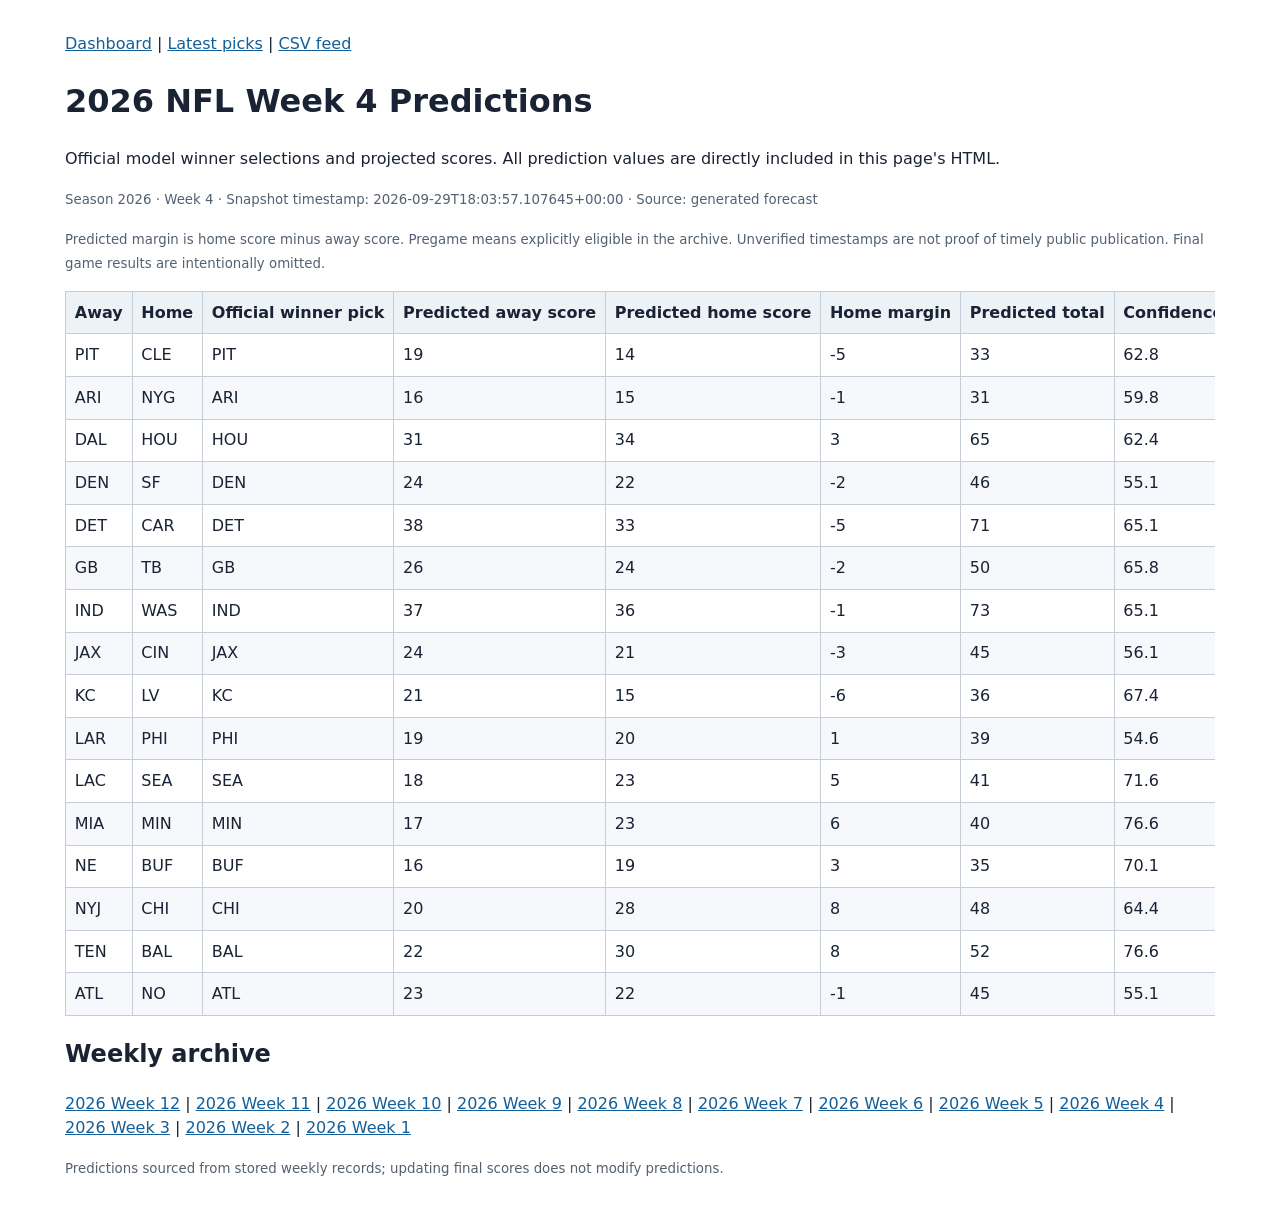
<file: tracker/2026/week-04.html>
<!doctype html>
<html lang="en"><head><meta charset="utf-8"><meta name="viewport" content="width=device-width,initial-scale=1">
<title>2026 NFL Week 4 Predictions | NFL Prediction Lab</title>
<style>body{font:16px/1.5 system-ui,sans-serif;max-width:1150px;margin:2rem auto;padding:0 1rem;color:#192334}a{color:#135f99}table{border-collapse:collapse;width:100%}th,td{padding:.55rem;text-align:left;border:1px solid #c5ced6;white-space:nowrap}th{background:#edf2f7}tr:nth-child(even){background:#f6f8fb}.scroll{overflow-x:auto}small{color:#536172}</style>
</head><body><nav><a href="../../">Dashboard</a> | <a href="../">Latest picks</a> | <a href="./week-04.csv">CSV feed</a></nav>
<h1>2026 NFL Week 4 Predictions</h1>
<p>Official model winner selections and projected scores. All prediction values are directly included in this page's HTML.</p>
<p><small>Season 2026 · Week 4 · Snapshot timestamp: 2026-09-29T18:03:57.107645+00:00 · Source: generated forecast</small></p>
<p><small>Predicted margin is home score minus away score. Pregame means explicitly eligible in the archive. Unverified timestamps are not proof of timely public publication. Final game results are intentionally omitted.</small></p>
<div class="scroll"><table><thead><tr><th>Away</th><th>Home</th><th>Official winner pick</th><th>Predicted away score</th><th>Predicted home score</th><th>Home margin</th><th>Predicted total</th><th>Confidence %</th><th>Timing</th></tr></thead>
<tbody><tr data-away="PIT" data-home="CLE" data-pick="PIT"><td>PIT</td><td>CLE</td><td>PIT</td><td>19</td><td>14</td><td>-5</td><td>33</td><td>62.8</td><td>Pregame</td></tr>
<tr data-away="ARI" data-home="NYG" data-pick="ARI"><td>ARI</td><td>NYG</td><td>ARI</td><td>16</td><td>15</td><td>-1</td><td>31</td><td>59.8</td><td>Pregame</td></tr>
<tr data-away="DAL" data-home="HOU" data-pick="HOU"><td>DAL</td><td>HOU</td><td>HOU</td><td>31</td><td>34</td><td>3</td><td>65</td><td>62.4</td><td>Pregame</td></tr>
<tr data-away="DEN" data-home="SF" data-pick="DEN"><td>DEN</td><td>SF</td><td>DEN</td><td>24</td><td>22</td><td>-2</td><td>46</td><td>55.1</td><td>Pregame</td></tr>
<tr data-away="DET" data-home="CAR" data-pick="DET"><td>DET</td><td>CAR</td><td>DET</td><td>38</td><td>33</td><td>-5</td><td>71</td><td>65.1</td><td>Pregame</td></tr>
<tr data-away="GB" data-home="TB" data-pick="GB"><td>GB</td><td>TB</td><td>GB</td><td>26</td><td>24</td><td>-2</td><td>50</td><td>65.8</td><td>Pregame</td></tr>
<tr data-away="IND" data-home="WAS" data-pick="IND"><td>IND</td><td>WAS</td><td>IND</td><td>37</td><td>36</td><td>-1</td><td>73</td><td>65.1</td><td>Pregame</td></tr>
<tr data-away="JAX" data-home="CIN" data-pick="JAX"><td>JAX</td><td>CIN</td><td>JAX</td><td>24</td><td>21</td><td>-3</td><td>45</td><td>56.1</td><td>Pregame</td></tr>
<tr data-away="KC" data-home="LV" data-pick="KC"><td>KC</td><td>LV</td><td>KC</td><td>21</td><td>15</td><td>-6</td><td>36</td><td>67.4</td><td>Pregame</td></tr>
<tr data-away="LAR" data-home="PHI" data-pick="PHI"><td>LAR</td><td>PHI</td><td>PHI</td><td>19</td><td>20</td><td>1</td><td>39</td><td>54.6</td><td>Pregame</td></tr>
<tr data-away="LAC" data-home="SEA" data-pick="SEA"><td>LAC</td><td>SEA</td><td>SEA</td><td>18</td><td>23</td><td>5</td><td>41</td><td>71.6</td><td>Pregame</td></tr>
<tr data-away="MIA" data-home="MIN" data-pick="MIN"><td>MIA</td><td>MIN</td><td>MIN</td><td>17</td><td>23</td><td>6</td><td>40</td><td>76.6</td><td>Pregame</td></tr>
<tr data-away="NE" data-home="BUF" data-pick="BUF"><td>NE</td><td>BUF</td><td>BUF</td><td>16</td><td>19</td><td>3</td><td>35</td><td>70.1</td><td>Pregame</td></tr>
<tr data-away="NYJ" data-home="CHI" data-pick="CHI"><td>NYJ</td><td>CHI</td><td>CHI</td><td>20</td><td>28</td><td>8</td><td>48</td><td>64.4</td><td>Pregame</td></tr>
<tr data-away="TEN" data-home="BAL" data-pick="BAL"><td>TEN</td><td>BAL</td><td>BAL</td><td>22</td><td>30</td><td>8</td><td>52</td><td>76.6</td><td>Pregame</td></tr>
<tr data-away="ATL" data-home="NO" data-pick="ATL"><td>ATL</td><td>NO</td><td>ATL</td><td>23</td><td>22</td><td>-1</td><td>45</td><td>55.1</td><td>Pregame</td></tr></tbody></table></div>
<h2>Weekly archive</h2><nav><a href="../2026/week-12.html">2026 Week 12</a> | <a href="../2026/week-11.html">2026 Week 11</a> | <a href="../2026/week-10.html">2026 Week 10</a> | <a href="../2026/week-09.html">2026 Week 9</a> | <a href="../2026/week-08.html">2026 Week 8</a> | <a href="../2026/week-07.html">2026 Week 7</a> | <a href="../2026/week-06.html">2026 Week 6</a> | <a href="../2026/week-05.html">2026 Week 5</a> | <a href="../2026/week-04.html">2026 Week 4</a> | <a href="../2026/week-03.html">2026 Week 3</a> | <a href="../2026/week-02.html">2026 Week 2</a> | <a href="../2026/week-01.html">2026 Week 1</a></nav><footer><p><small>Predictions sourced from stored weekly records; updating final scores does not modify predictions.</small></p></footer>
</body></html>
</file>
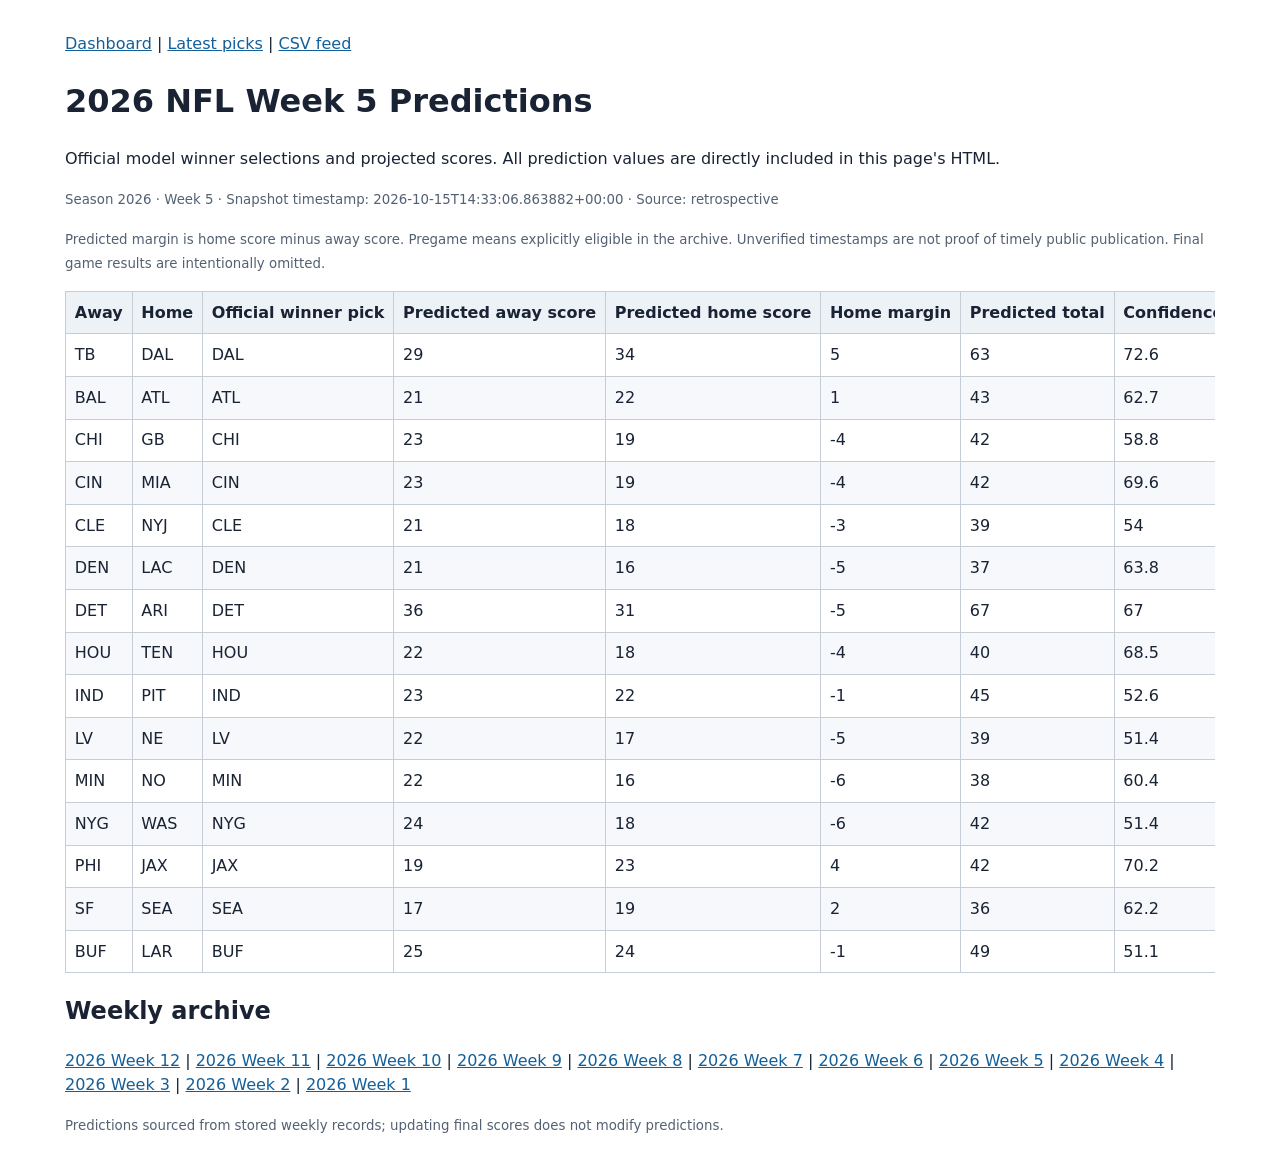
<file: tracker/2026/week-05.html>
<!doctype html>
<html lang="en"><head><meta charset="utf-8"><meta name="viewport" content="width=device-width,initial-scale=1">
<title>2026 NFL Week 5 Predictions | NFL Prediction Lab</title>
<style>body{font:16px/1.5 system-ui,sans-serif;max-width:1150px;margin:2rem auto;padding:0 1rem;color:#192334}a{color:#135f99}table{border-collapse:collapse;width:100%}th,td{padding:.55rem;text-align:left;border:1px solid #c5ced6;white-space:nowrap}th{background:#edf2f7}tr:nth-child(even){background:#f6f8fb}.scroll{overflow-x:auto}small{color:#536172}</style>
</head><body><nav><a href="../../">Dashboard</a> | <a href="../">Latest picks</a> | <a href="./week-05.csv">CSV feed</a></nav>
<h1>2026 NFL Week 5 Predictions</h1>
<p>Official model winner selections and projected scores. All prediction values are directly included in this page's HTML.</p>
<p><small>Season 2026 · Week 5 · Snapshot timestamp: 2026-10-15T14:33:06.863882+00:00 · Source: retrospective</small></p>
<p><small>Predicted margin is home score minus away score. Pregame means explicitly eligible in the archive. Unverified timestamps are not proof of timely public publication. Final game results are intentionally omitted.</small></p>
<div class="scroll"><table><thead><tr><th>Away</th><th>Home</th><th>Official winner pick</th><th>Predicted away score</th><th>Predicted home score</th><th>Home margin</th><th>Predicted total</th><th>Confidence %</th><th>Timing</th></tr></thead>
<tbody><tr data-away="TB" data-home="DAL" data-pick="DAL"><td>TB</td><td>DAL</td><td>DAL</td><td>29</td><td>34</td><td>5</td><td>63</td><td>72.6</td><td>Late / excluded</td></tr>
<tr data-away="BAL" data-home="ATL" data-pick="ATL"><td>BAL</td><td>ATL</td><td>ATL</td><td>21</td><td>22</td><td>1</td><td>43</td><td>62.7</td><td>Late / excluded</td></tr>
<tr data-away="CHI" data-home="GB" data-pick="CHI"><td>CHI</td><td>GB</td><td>CHI</td><td>23</td><td>19</td><td>-4</td><td>42</td><td>58.8</td><td>Late / excluded</td></tr>
<tr data-away="CIN" data-home="MIA" data-pick="CIN"><td>CIN</td><td>MIA</td><td>CIN</td><td>23</td><td>19</td><td>-4</td><td>42</td><td>69.6</td><td>Late / excluded</td></tr>
<tr data-away="CLE" data-home="NYJ" data-pick="CLE"><td>CLE</td><td>NYJ</td><td>CLE</td><td>21</td><td>18</td><td>-3</td><td>39</td><td>54</td><td>Late / excluded</td></tr>
<tr data-away="DEN" data-home="LAC" data-pick="DEN"><td>DEN</td><td>LAC</td><td>DEN</td><td>21</td><td>16</td><td>-5</td><td>37</td><td>63.8</td><td>Late / excluded</td></tr>
<tr data-away="DET" data-home="ARI" data-pick="DET"><td>DET</td><td>ARI</td><td>DET</td><td>36</td><td>31</td><td>-5</td><td>67</td><td>67</td><td>Late / excluded</td></tr>
<tr data-away="HOU" data-home="TEN" data-pick="HOU"><td>HOU</td><td>TEN</td><td>HOU</td><td>22</td><td>18</td><td>-4</td><td>40</td><td>68.5</td><td>Late / excluded</td></tr>
<tr data-away="IND" data-home="PIT" data-pick="IND"><td>IND</td><td>PIT</td><td>IND</td><td>23</td><td>22</td><td>-1</td><td>45</td><td>52.6</td><td>Late / excluded</td></tr>
<tr data-away="LV" data-home="NE" data-pick="LV"><td>LV</td><td>NE</td><td>LV</td><td>22</td><td>17</td><td>-5</td><td>39</td><td>51.4</td><td>Late / excluded</td></tr>
<tr data-away="MIN" data-home="NO" data-pick="MIN"><td>MIN</td><td>NO</td><td>MIN</td><td>22</td><td>16</td><td>-6</td><td>38</td><td>60.4</td><td>Late / excluded</td></tr>
<tr data-away="NYG" data-home="WAS" data-pick="NYG"><td>NYG</td><td>WAS</td><td>NYG</td><td>24</td><td>18</td><td>-6</td><td>42</td><td>51.4</td><td>Late / excluded</td></tr>
<tr data-away="PHI" data-home="JAX" data-pick="JAX"><td>PHI</td><td>JAX</td><td>JAX</td><td>19</td><td>23</td><td>4</td><td>42</td><td>70.2</td><td>Late / excluded</td></tr>
<tr data-away="SF" data-home="SEA" data-pick="SEA"><td>SF</td><td>SEA</td><td>SEA</td><td>17</td><td>19</td><td>2</td><td>36</td><td>62.2</td><td>Late / excluded</td></tr>
<tr data-away="BUF" data-home="LAR" data-pick="BUF"><td>BUF</td><td>LAR</td><td>BUF</td><td>25</td><td>24</td><td>-1</td><td>49</td><td>51.1</td><td>Late / excluded</td></tr></tbody></table></div>
<h2>Weekly archive</h2><nav><a href="../2026/week-12.html">2026 Week 12</a> | <a href="../2026/week-11.html">2026 Week 11</a> | <a href="../2026/week-10.html">2026 Week 10</a> | <a href="../2026/week-09.html">2026 Week 9</a> | <a href="../2026/week-08.html">2026 Week 8</a> | <a href="../2026/week-07.html">2026 Week 7</a> | <a href="../2026/week-06.html">2026 Week 6</a> | <a href="../2026/week-05.html">2026 Week 5</a> | <a href="../2026/week-04.html">2026 Week 4</a> | <a href="../2026/week-03.html">2026 Week 3</a> | <a href="../2026/week-02.html">2026 Week 2</a> | <a href="../2026/week-01.html">2026 Week 1</a></nav><footer><p><small>Predictions sourced from stored weekly records; updating final scores does not modify predictions.</small></p></footer>
</body></html>
</file>
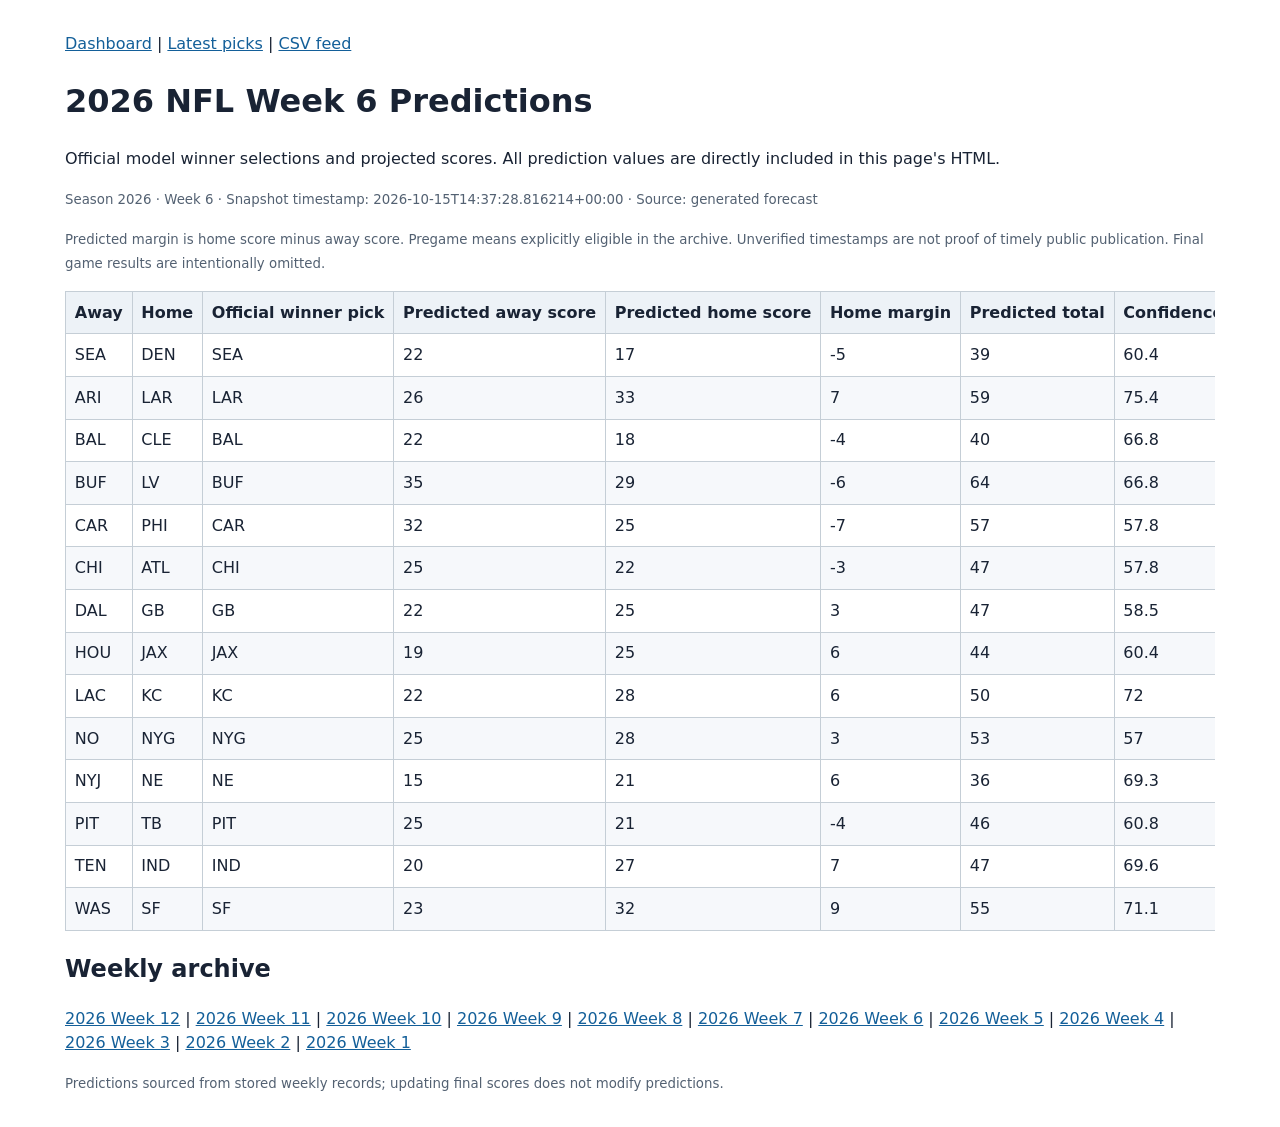
<file: tracker/2026/week-06.html>
<!doctype html>
<html lang="en"><head><meta charset="utf-8"><meta name="viewport" content="width=device-width,initial-scale=1">
<title>2026 NFL Week 6 Predictions | NFL Prediction Lab</title>
<style>body{font:16px/1.5 system-ui,sans-serif;max-width:1150px;margin:2rem auto;padding:0 1rem;color:#192334}a{color:#135f99}table{border-collapse:collapse;width:100%}th,td{padding:.55rem;text-align:left;border:1px solid #c5ced6;white-space:nowrap}th{background:#edf2f7}tr:nth-child(even){background:#f6f8fb}.scroll{overflow-x:auto}small{color:#536172}</style>
</head><body><nav><a href="../../">Dashboard</a> | <a href="../">Latest picks</a> | <a href="./week-06.csv">CSV feed</a></nav>
<h1>2026 NFL Week 6 Predictions</h1>
<p>Official model winner selections and projected scores. All prediction values are directly included in this page's HTML.</p>
<p><small>Season 2026 · Week 6 · Snapshot timestamp: 2026-10-15T14:37:28.816214+00:00 · Source: generated forecast</small></p>
<p><small>Predicted margin is home score minus away score. Pregame means explicitly eligible in the archive. Unverified timestamps are not proof of timely public publication. Final game results are intentionally omitted.</small></p>
<div class="scroll"><table><thead><tr><th>Away</th><th>Home</th><th>Official winner pick</th><th>Predicted away score</th><th>Predicted home score</th><th>Home margin</th><th>Predicted total</th><th>Confidence %</th><th>Timing</th></tr></thead>
<tbody><tr data-away="SEA" data-home="DEN" data-pick="SEA"><td>SEA</td><td>DEN</td><td>SEA</td><td>22</td><td>17</td><td>-5</td><td>39</td><td>60.4</td><td>Pregame</td></tr>
<tr data-away="ARI" data-home="LAR" data-pick="LAR"><td>ARI</td><td>LAR</td><td>LAR</td><td>26</td><td>33</td><td>7</td><td>59</td><td>75.4</td><td>Pregame</td></tr>
<tr data-away="BAL" data-home="CLE" data-pick="BAL"><td>BAL</td><td>CLE</td><td>BAL</td><td>22</td><td>18</td><td>-4</td><td>40</td><td>66.8</td><td>Pregame</td></tr>
<tr data-away="BUF" data-home="LV" data-pick="BUF"><td>BUF</td><td>LV</td><td>BUF</td><td>35</td><td>29</td><td>-6</td><td>64</td><td>66.8</td><td>Pregame</td></tr>
<tr data-away="CAR" data-home="PHI" data-pick="CAR"><td>CAR</td><td>PHI</td><td>CAR</td><td>32</td><td>25</td><td>-7</td><td>57</td><td>57.8</td><td>Pregame</td></tr>
<tr data-away="CHI" data-home="ATL" data-pick="CHI"><td>CHI</td><td>ATL</td><td>CHI</td><td>25</td><td>22</td><td>-3</td><td>47</td><td>57.8</td><td>Pregame</td></tr>
<tr data-away="DAL" data-home="GB" data-pick="GB"><td>DAL</td><td>GB</td><td>GB</td><td>22</td><td>25</td><td>3</td><td>47</td><td>58.5</td><td>Pregame</td></tr>
<tr data-away="HOU" data-home="JAX" data-pick="JAX"><td>HOU</td><td>JAX</td><td>JAX</td><td>19</td><td>25</td><td>6</td><td>44</td><td>60.4</td><td>Pregame</td></tr>
<tr data-away="LAC" data-home="KC" data-pick="KC"><td>LAC</td><td>KC</td><td>KC</td><td>22</td><td>28</td><td>6</td><td>50</td><td>72</td><td>Pregame</td></tr>
<tr data-away="NO" data-home="NYG" data-pick="NYG"><td>NO</td><td>NYG</td><td>NYG</td><td>25</td><td>28</td><td>3</td><td>53</td><td>57</td><td>Pregame</td></tr>
<tr data-away="NYJ" data-home="NE" data-pick="NE"><td>NYJ</td><td>NE</td><td>NE</td><td>15</td><td>21</td><td>6</td><td>36</td><td>69.3</td><td>Pregame</td></tr>
<tr data-away="PIT" data-home="TB" data-pick="PIT"><td>PIT</td><td>TB</td><td>PIT</td><td>25</td><td>21</td><td>-4</td><td>46</td><td>60.8</td><td>Pregame</td></tr>
<tr data-away="TEN" data-home="IND" data-pick="IND"><td>TEN</td><td>IND</td><td>IND</td><td>20</td><td>27</td><td>7</td><td>47</td><td>69.6</td><td>Pregame</td></tr>
<tr data-away="WAS" data-home="SF" data-pick="SF"><td>WAS</td><td>SF</td><td>SF</td><td>23</td><td>32</td><td>9</td><td>55</td><td>71.1</td><td>Pregame</td></tr></tbody></table></div>
<h2>Weekly archive</h2><nav><a href="../2026/week-12.html">2026 Week 12</a> | <a href="../2026/week-11.html">2026 Week 11</a> | <a href="../2026/week-10.html">2026 Week 10</a> | <a href="../2026/week-09.html">2026 Week 9</a> | <a href="../2026/week-08.html">2026 Week 8</a> | <a href="../2026/week-07.html">2026 Week 7</a> | <a href="../2026/week-06.html">2026 Week 6</a> | <a href="../2026/week-05.html">2026 Week 5</a> | <a href="../2026/week-04.html">2026 Week 4</a> | <a href="../2026/week-03.html">2026 Week 3</a> | <a href="../2026/week-02.html">2026 Week 2</a> | <a href="../2026/week-01.html">2026 Week 1</a></nav><footer><p><small>Predictions sourced from stored weekly records; updating final scores does not modify predictions.</small></p></footer>
</body></html>
</file>
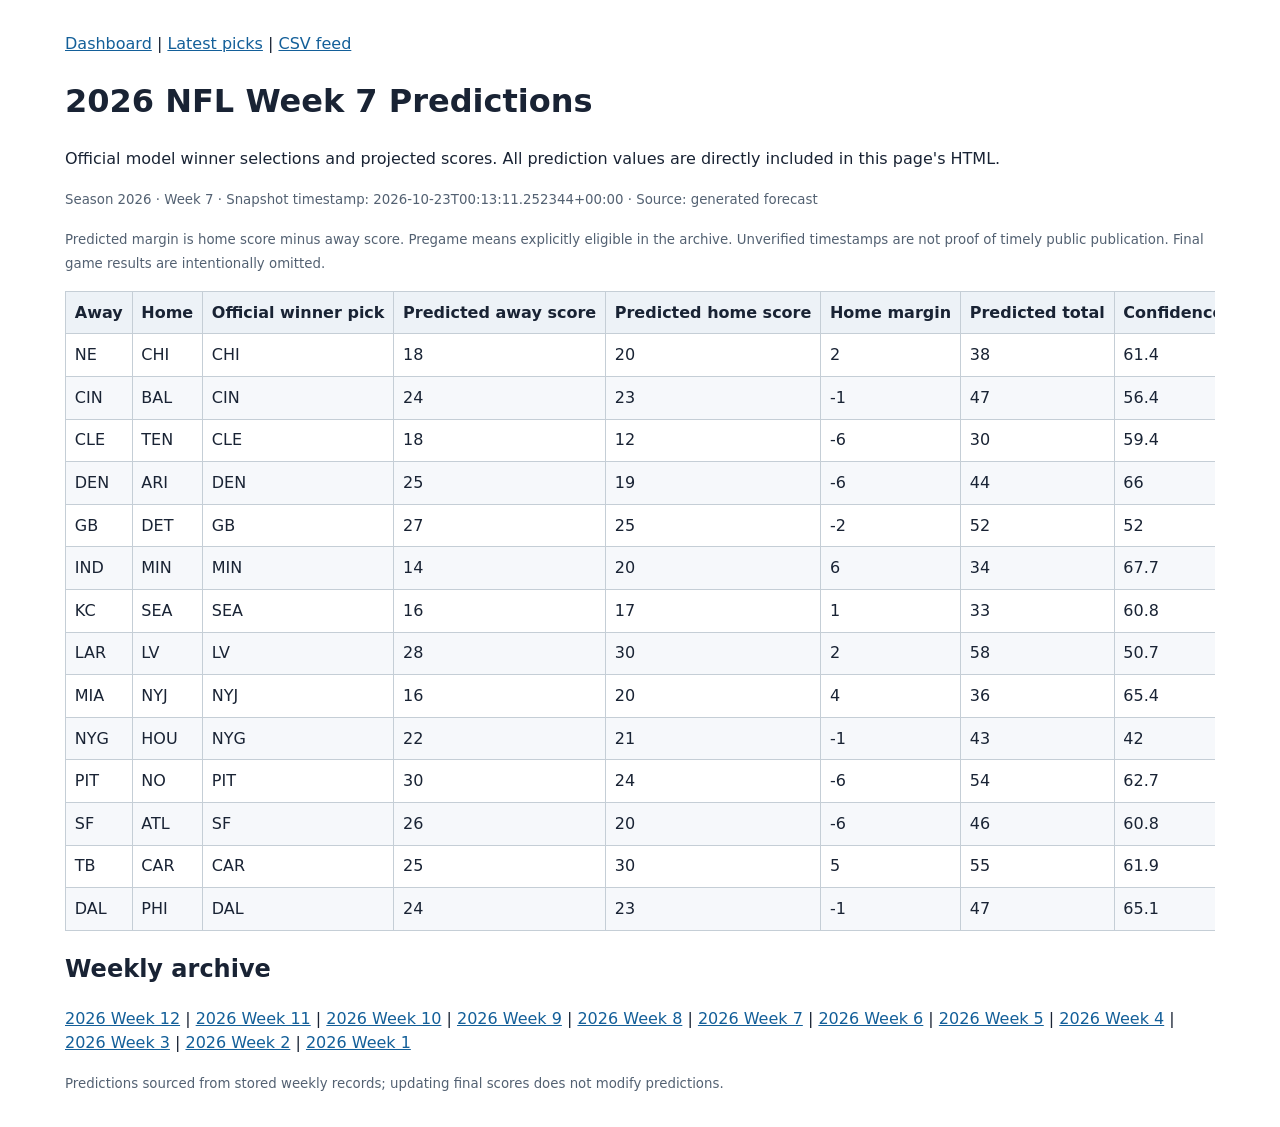
<file: tracker/2026/week-07.html>
<!doctype html>
<html lang="en"><head><meta charset="utf-8"><meta name="viewport" content="width=device-width,initial-scale=1">
<title>2026 NFL Week 7 Predictions | NFL Prediction Lab</title>
<style>body{font:16px/1.5 system-ui,sans-serif;max-width:1150px;margin:2rem auto;padding:0 1rem;color:#192334}a{color:#135f99}table{border-collapse:collapse;width:100%}th,td{padding:.55rem;text-align:left;border:1px solid #c5ced6;white-space:nowrap}th{background:#edf2f7}tr:nth-child(even){background:#f6f8fb}.scroll{overflow-x:auto}small{color:#536172}</style>
</head><body><nav><a href="../../">Dashboard</a> | <a href="../">Latest picks</a> | <a href="./week-07.csv">CSV feed</a></nav>
<h1>2026 NFL Week 7 Predictions</h1>
<p>Official model winner selections and projected scores. All prediction values are directly included in this page's HTML.</p>
<p><small>Season 2026 · Week 7 · Snapshot timestamp: 2026-10-23T00:13:11.252344+00:00 · Source: generated forecast</small></p>
<p><small>Predicted margin is home score minus away score. Pregame means explicitly eligible in the archive. Unverified timestamps are not proof of timely public publication. Final game results are intentionally omitted.</small></p>
<div class="scroll"><table><thead><tr><th>Away</th><th>Home</th><th>Official winner pick</th><th>Predicted away score</th><th>Predicted home score</th><th>Home margin</th><th>Predicted total</th><th>Confidence %</th><th>Timing</th></tr></thead>
<tbody><tr data-away="NE" data-home="CHI" data-pick="CHI"><td>NE</td><td>CHI</td><td>CHI</td><td>18</td><td>20</td><td>2</td><td>38</td><td>61.4</td><td>Pregame</td></tr>
<tr data-away="CIN" data-home="BAL" data-pick="CIN"><td>CIN</td><td>BAL</td><td>CIN</td><td>24</td><td>23</td><td>-1</td><td>47</td><td>56.4</td><td>Pregame</td></tr>
<tr data-away="CLE" data-home="TEN" data-pick="CLE"><td>CLE</td><td>TEN</td><td>CLE</td><td>18</td><td>12</td><td>-6</td><td>30</td><td>59.4</td><td>Pregame</td></tr>
<tr data-away="DEN" data-home="ARI" data-pick="DEN"><td>DEN</td><td>ARI</td><td>DEN</td><td>25</td><td>19</td><td>-6</td><td>44</td><td>66</td><td>Pregame</td></tr>
<tr data-away="GB" data-home="DET" data-pick="GB"><td>GB</td><td>DET</td><td>GB</td><td>27</td><td>25</td><td>-2</td><td>52</td><td>52</td><td>Pregame</td></tr>
<tr data-away="IND" data-home="MIN" data-pick="MIN"><td>IND</td><td>MIN</td><td>MIN</td><td>14</td><td>20</td><td>6</td><td>34</td><td>67.7</td><td>Pregame</td></tr>
<tr data-away="KC" data-home="SEA" data-pick="SEA"><td>KC</td><td>SEA</td><td>SEA</td><td>16</td><td>17</td><td>1</td><td>33</td><td>60.8</td><td>Pregame</td></tr>
<tr data-away="LAR" data-home="LV" data-pick="LV"><td>LAR</td><td>LV</td><td>LV</td><td>28</td><td>30</td><td>2</td><td>58</td><td>50.7</td><td>Pregame</td></tr>
<tr data-away="MIA" data-home="NYJ" data-pick="NYJ"><td>MIA</td><td>NYJ</td><td>NYJ</td><td>16</td><td>20</td><td>4</td><td>36</td><td>65.4</td><td>Pregame</td></tr>
<tr data-away="NYG" data-home="HOU" data-pick="NYG"><td>NYG</td><td>HOU</td><td>NYG</td><td>22</td><td>21</td><td>-1</td><td>43</td><td>42</td><td>Pregame</td></tr>
<tr data-away="PIT" data-home="NO" data-pick="PIT"><td>PIT</td><td>NO</td><td>PIT</td><td>30</td><td>24</td><td>-6</td><td>54</td><td>62.7</td><td>Pregame</td></tr>
<tr data-away="SF" data-home="ATL" data-pick="SF"><td>SF</td><td>ATL</td><td>SF</td><td>26</td><td>20</td><td>-6</td><td>46</td><td>60.8</td><td>Pregame</td></tr>
<tr data-away="TB" data-home="CAR" data-pick="CAR"><td>TB</td><td>CAR</td><td>CAR</td><td>25</td><td>30</td><td>5</td><td>55</td><td>61.9</td><td>Pregame</td></tr>
<tr data-away="DAL" data-home="PHI" data-pick="DAL"><td>DAL</td><td>PHI</td><td>DAL</td><td>24</td><td>23</td><td>-1</td><td>47</td><td>65.1</td><td>Pregame</td></tr></tbody></table></div>
<h2>Weekly archive</h2><nav><a href="../2026/week-12.html">2026 Week 12</a> | <a href="../2026/week-11.html">2026 Week 11</a> | <a href="../2026/week-10.html">2026 Week 10</a> | <a href="../2026/week-09.html">2026 Week 9</a> | <a href="../2026/week-08.html">2026 Week 8</a> | <a href="../2026/week-07.html">2026 Week 7</a> | <a href="../2026/week-06.html">2026 Week 6</a> | <a href="../2026/week-05.html">2026 Week 5</a> | <a href="../2026/week-04.html">2026 Week 4</a> | <a href="../2026/week-03.html">2026 Week 3</a> | <a href="../2026/week-02.html">2026 Week 2</a> | <a href="../2026/week-01.html">2026 Week 1</a></nav><footer><p><small>Predictions sourced from stored weekly records; updating final scores does not modify predictions.</small></p></footer>
</body></html>
</file>
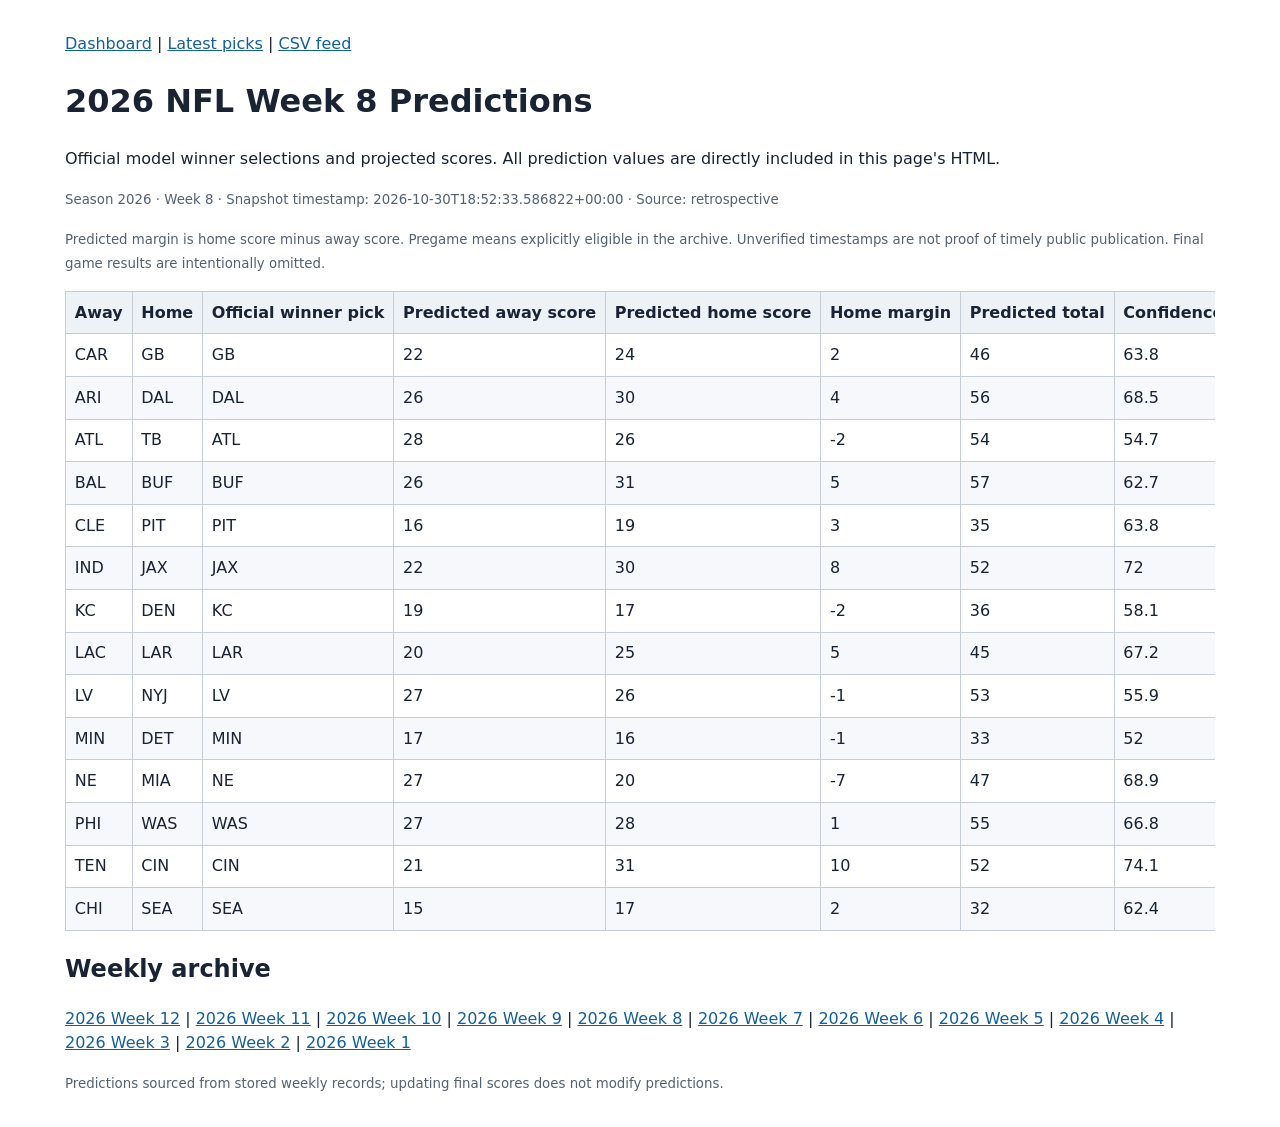
<file: tracker/2026/week-08.html>
<!doctype html>
<html lang="en"><head><meta charset="utf-8"><meta name="viewport" content="width=device-width,initial-scale=1">
<title>2026 NFL Week 8 Predictions | NFL Prediction Lab</title>
<style>body{font:16px/1.5 system-ui,sans-serif;max-width:1150px;margin:2rem auto;padding:0 1rem;color:#192334}a{color:#135f99}table{border-collapse:collapse;width:100%}th,td{padding:.55rem;text-align:left;border:1px solid #c5ced6;white-space:nowrap}th{background:#edf2f7}tr:nth-child(even){background:#f6f8fb}.scroll{overflow-x:auto}small{color:#536172}</style>
</head><body><nav><a href="../../">Dashboard</a> | <a href="../">Latest picks</a> | <a href="./week-08.csv">CSV feed</a></nav>
<h1>2026 NFL Week 8 Predictions</h1>
<p>Official model winner selections and projected scores. All prediction values are directly included in this page's HTML.</p>
<p><small>Season 2026 · Week 8 · Snapshot timestamp: 2026-10-30T18:52:33.586822+00:00 · Source: retrospective</small></p>
<p><small>Predicted margin is home score minus away score. Pregame means explicitly eligible in the archive. Unverified timestamps are not proof of timely public publication. Final game results are intentionally omitted.</small></p>
<div class="scroll"><table><thead><tr><th>Away</th><th>Home</th><th>Official winner pick</th><th>Predicted away score</th><th>Predicted home score</th><th>Home margin</th><th>Predicted total</th><th>Confidence %</th><th>Timing</th></tr></thead>
<tbody><tr data-away="CAR" data-home="GB" data-pick="GB"><td>CAR</td><td>GB</td><td>GB</td><td>22</td><td>24</td><td>2</td><td>46</td><td>63.8</td><td>Late / excluded</td></tr>
<tr data-away="ARI" data-home="DAL" data-pick="DAL"><td>ARI</td><td>DAL</td><td>DAL</td><td>26</td><td>30</td><td>4</td><td>56</td><td>68.5</td><td>Pregame</td></tr>
<tr data-away="ATL" data-home="TB" data-pick="ATL"><td>ATL</td><td>TB</td><td>ATL</td><td>28</td><td>26</td><td>-2</td><td>54</td><td>54.7</td><td>Pregame</td></tr>
<tr data-away="BAL" data-home="BUF" data-pick="BUF"><td>BAL</td><td>BUF</td><td>BUF</td><td>26</td><td>31</td><td>5</td><td>57</td><td>62.7</td><td>Pregame</td></tr>
<tr data-away="CLE" data-home="PIT" data-pick="PIT"><td>CLE</td><td>PIT</td><td>PIT</td><td>16</td><td>19</td><td>3</td><td>35</td><td>63.8</td><td>Pregame</td></tr>
<tr data-away="IND" data-home="JAX" data-pick="JAX"><td>IND</td><td>JAX</td><td>JAX</td><td>22</td><td>30</td><td>8</td><td>52</td><td>72</td><td>Pregame</td></tr>
<tr data-away="KC" data-home="DEN" data-pick="KC"><td>KC</td><td>DEN</td><td>KC</td><td>19</td><td>17</td><td>-2</td><td>36</td><td>58.1</td><td>Pregame</td></tr>
<tr data-away="LAC" data-home="LAR" data-pick="LAR"><td>LAC</td><td>LAR</td><td>LAR</td><td>20</td><td>25</td><td>5</td><td>45</td><td>67.2</td><td>Pregame</td></tr>
<tr data-away="LV" data-home="NYJ" data-pick="LV"><td>LV</td><td>NYJ</td><td>LV</td><td>27</td><td>26</td><td>-1</td><td>53</td><td>55.9</td><td>Pregame</td></tr>
<tr data-away="MIN" data-home="DET" data-pick="MIN"><td>MIN</td><td>DET</td><td>MIN</td><td>17</td><td>16</td><td>-1</td><td>33</td><td>52</td><td>Pregame</td></tr>
<tr data-away="NE" data-home="MIA" data-pick="NE"><td>NE</td><td>MIA</td><td>NE</td><td>27</td><td>20</td><td>-7</td><td>47</td><td>68.9</td><td>Pregame</td></tr>
<tr data-away="PHI" data-home="WAS" data-pick="WAS"><td>PHI</td><td>WAS</td><td>WAS</td><td>27</td><td>28</td><td>1</td><td>55</td><td>66.8</td><td>Pregame</td></tr>
<tr data-away="TEN" data-home="CIN" data-pick="CIN"><td>TEN</td><td>CIN</td><td>CIN</td><td>21</td><td>31</td><td>10</td><td>52</td><td>74.1</td><td>Pregame</td></tr>
<tr data-away="CHI" data-home="SEA" data-pick="SEA"><td>CHI</td><td>SEA</td><td>SEA</td><td>15</td><td>17</td><td>2</td><td>32</td><td>62.4</td><td>Pregame</td></tr></tbody></table></div>
<h2>Weekly archive</h2><nav><a href="../2026/week-12.html">2026 Week 12</a> | <a href="../2026/week-11.html">2026 Week 11</a> | <a href="../2026/week-10.html">2026 Week 10</a> | <a href="../2026/week-09.html">2026 Week 9</a> | <a href="../2026/week-08.html">2026 Week 8</a> | <a href="../2026/week-07.html">2026 Week 7</a> | <a href="../2026/week-06.html">2026 Week 6</a> | <a href="../2026/week-05.html">2026 Week 5</a> | <a href="../2026/week-04.html">2026 Week 4</a> | <a href="../2026/week-03.html">2026 Week 3</a> | <a href="../2026/week-02.html">2026 Week 2</a> | <a href="../2026/week-01.html">2026 Week 1</a></nav><footer><p><small>Predictions sourced from stored weekly records; updating final scores does not modify predictions.</small></p></footer>
</body></html>
</file>
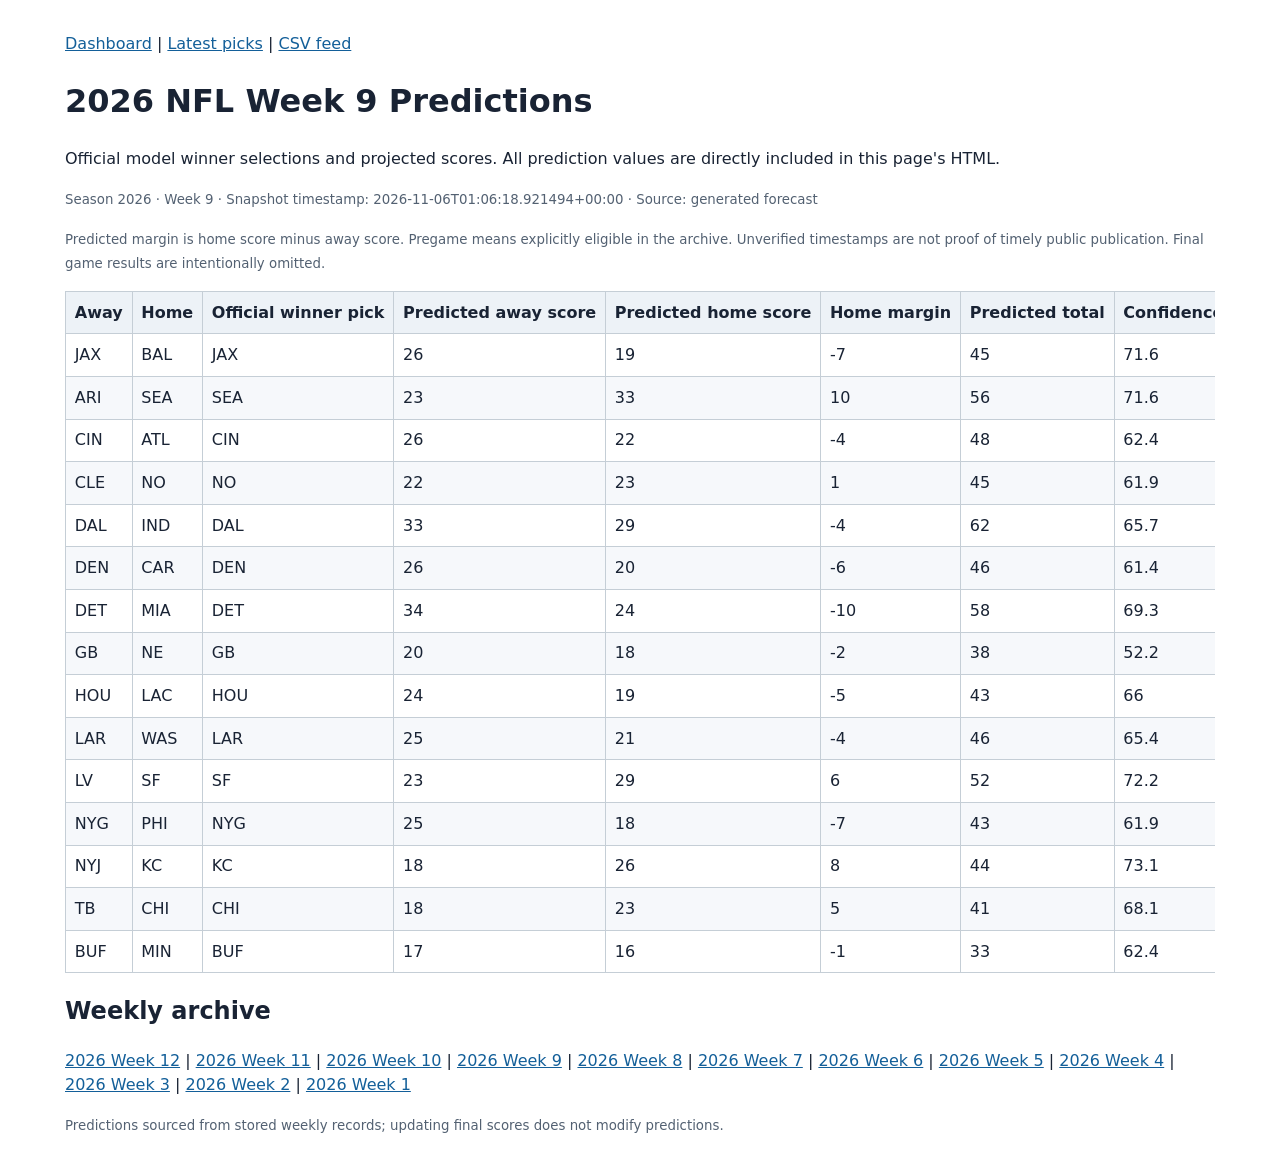
<file: tracker/2026/week-09.html>
<!doctype html>
<html lang="en"><head><meta charset="utf-8"><meta name="viewport" content="width=device-width,initial-scale=1">
<title>2026 NFL Week 9 Predictions | NFL Prediction Lab</title>
<style>body{font:16px/1.5 system-ui,sans-serif;max-width:1150px;margin:2rem auto;padding:0 1rem;color:#192334}a{color:#135f99}table{border-collapse:collapse;width:100%}th,td{padding:.55rem;text-align:left;border:1px solid #c5ced6;white-space:nowrap}th{background:#edf2f7}tr:nth-child(even){background:#f6f8fb}.scroll{overflow-x:auto}small{color:#536172}</style>
</head><body><nav><a href="../../">Dashboard</a> | <a href="../">Latest picks</a> | <a href="./week-09.csv">CSV feed</a></nav>
<h1>2026 NFL Week 9 Predictions</h1>
<p>Official model winner selections and projected scores. All prediction values are directly included in this page's HTML.</p>
<p><small>Season 2026 · Week 9 · Snapshot timestamp: 2026-11-06T01:06:18.921494+00:00 · Source: generated forecast</small></p>
<p><small>Predicted margin is home score minus away score. Pregame means explicitly eligible in the archive. Unverified timestamps are not proof of timely public publication. Final game results are intentionally omitted.</small></p>
<div class="scroll"><table><thead><tr><th>Away</th><th>Home</th><th>Official winner pick</th><th>Predicted away score</th><th>Predicted home score</th><th>Home margin</th><th>Predicted total</th><th>Confidence %</th><th>Timing</th></tr></thead>
<tbody><tr data-away="JAX" data-home="BAL" data-pick="JAX"><td>JAX</td><td>BAL</td><td>JAX</td><td>26</td><td>19</td><td>-7</td><td>45</td><td>71.6</td><td>Unverified</td></tr>
<tr data-away="ARI" data-home="SEA" data-pick="SEA"><td>ARI</td><td>SEA</td><td>SEA</td><td>23</td><td>33</td><td>10</td><td>56</td><td>71.6</td><td>Unverified</td></tr>
<tr data-away="CIN" data-home="ATL" data-pick="CIN"><td>CIN</td><td>ATL</td><td>CIN</td><td>26</td><td>22</td><td>-4</td><td>48</td><td>62.4</td><td>Unverified</td></tr>
<tr data-away="CLE" data-home="NO" data-pick="NO"><td>CLE</td><td>NO</td><td>NO</td><td>22</td><td>23</td><td>1</td><td>45</td><td>61.9</td><td>Unverified</td></tr>
<tr data-away="DAL" data-home="IND" data-pick="DAL"><td>DAL</td><td>IND</td><td>DAL</td><td>33</td><td>29</td><td>-4</td><td>62</td><td>65.7</td><td>Unverified</td></tr>
<tr data-away="DEN" data-home="CAR" data-pick="DEN"><td>DEN</td><td>CAR</td><td>DEN</td><td>26</td><td>20</td><td>-6</td><td>46</td><td>61.4</td><td>Unverified</td></tr>
<tr data-away="DET" data-home="MIA" data-pick="DET"><td>DET</td><td>MIA</td><td>DET</td><td>34</td><td>24</td><td>-10</td><td>58</td><td>69.3</td><td>Unverified</td></tr>
<tr data-away="GB" data-home="NE" data-pick="GB"><td>GB</td><td>NE</td><td>GB</td><td>20</td><td>18</td><td>-2</td><td>38</td><td>52.2</td><td>Unverified</td></tr>
<tr data-away="HOU" data-home="LAC" data-pick="HOU"><td>HOU</td><td>LAC</td><td>HOU</td><td>24</td><td>19</td><td>-5</td><td>43</td><td>66</td><td>Unverified</td></tr>
<tr data-away="LAR" data-home="WAS" data-pick="LAR"><td>LAR</td><td>WAS</td><td>LAR</td><td>25</td><td>21</td><td>-4</td><td>46</td><td>65.4</td><td>Unverified</td></tr>
<tr data-away="LV" data-home="SF" data-pick="SF"><td>LV</td><td>SF</td><td>SF</td><td>23</td><td>29</td><td>6</td><td>52</td><td>72.2</td><td>Unverified</td></tr>
<tr data-away="NYG" data-home="PHI" data-pick="NYG"><td>NYG</td><td>PHI</td><td>NYG</td><td>25</td><td>18</td><td>-7</td><td>43</td><td>61.9</td><td>Unverified</td></tr>
<tr data-away="NYJ" data-home="KC" data-pick="KC"><td>NYJ</td><td>KC</td><td>KC</td><td>18</td><td>26</td><td>8</td><td>44</td><td>73.1</td><td>Unverified</td></tr>
<tr data-away="TB" data-home="CHI" data-pick="CHI"><td>TB</td><td>CHI</td><td>CHI</td><td>18</td><td>23</td><td>5</td><td>41</td><td>68.1</td><td>Unverified</td></tr>
<tr data-away="BUF" data-home="MIN" data-pick="BUF"><td>BUF</td><td>MIN</td><td>BUF</td><td>17</td><td>16</td><td>-1</td><td>33</td><td>62.4</td><td>Unverified</td></tr></tbody></table></div>
<h2>Weekly archive</h2><nav><a href="../2026/week-12.html">2026 Week 12</a> | <a href="../2026/week-11.html">2026 Week 11</a> | <a href="../2026/week-10.html">2026 Week 10</a> | <a href="../2026/week-09.html">2026 Week 9</a> | <a href="../2026/week-08.html">2026 Week 8</a> | <a href="../2026/week-07.html">2026 Week 7</a> | <a href="../2026/week-06.html">2026 Week 6</a> | <a href="../2026/week-05.html">2026 Week 5</a> | <a href="../2026/week-04.html">2026 Week 4</a> | <a href="../2026/week-03.html">2026 Week 3</a> | <a href="../2026/week-02.html">2026 Week 2</a> | <a href="../2026/week-01.html">2026 Week 1</a></nav><footer><p><small>Predictions sourced from stored weekly records; updating final scores does not modify predictions.</small></p></footer>
</body></html>
</file>
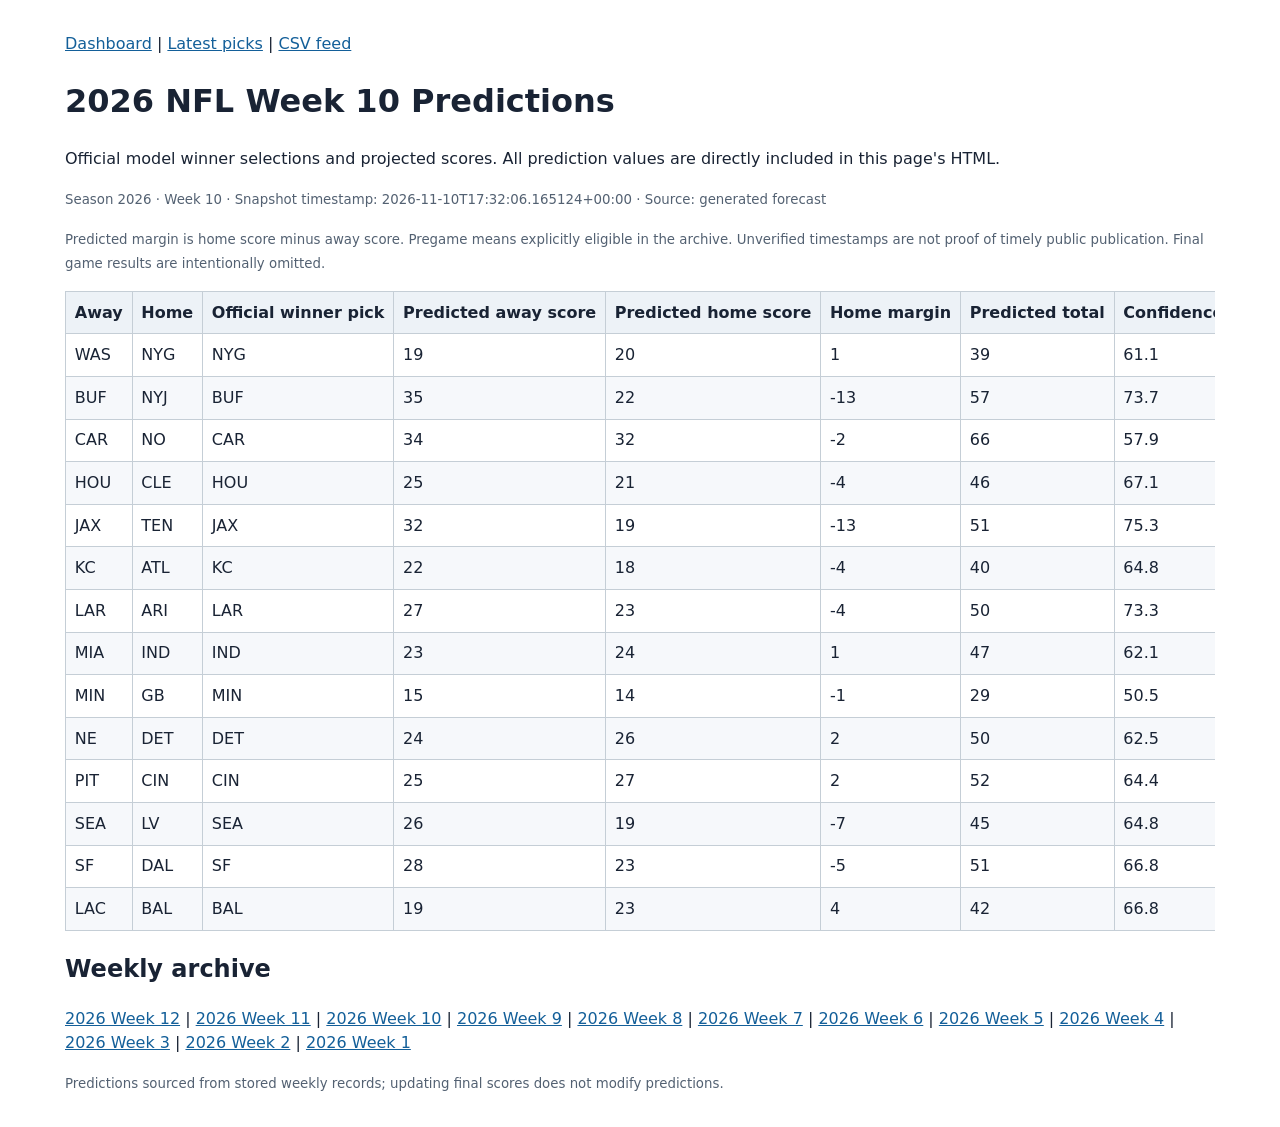
<file: tracker/2026/week-10.html>
<!doctype html>
<html lang="en"><head><meta charset="utf-8"><meta name="viewport" content="width=device-width,initial-scale=1">
<title>2026 NFL Week 10 Predictions | NFL Prediction Lab</title>
<style>body{font:16px/1.5 system-ui,sans-serif;max-width:1150px;margin:2rem auto;padding:0 1rem;color:#192334}a{color:#135f99}table{border-collapse:collapse;width:100%}th,td{padding:.55rem;text-align:left;border:1px solid #c5ced6;white-space:nowrap}th{background:#edf2f7}tr:nth-child(even){background:#f6f8fb}.scroll{overflow-x:auto}small{color:#536172}</style>
</head><body><nav><a href="../../">Dashboard</a> | <a href="../">Latest picks</a> | <a href="./week-10.csv">CSV feed</a></nav>
<h1>2026 NFL Week 10 Predictions</h1>
<p>Official model winner selections and projected scores. All prediction values are directly included in this page's HTML.</p>
<p><small>Season 2026 · Week 10 · Snapshot timestamp: 2026-11-10T17:32:06.165124+00:00 · Source: generated forecast</small></p>
<p><small>Predicted margin is home score minus away score. Pregame means explicitly eligible in the archive. Unverified timestamps are not proof of timely public publication. Final game results are intentionally omitted.</small></p>
<div class="scroll"><table><thead><tr><th>Away</th><th>Home</th><th>Official winner pick</th><th>Predicted away score</th><th>Predicted home score</th><th>Home margin</th><th>Predicted total</th><th>Confidence %</th><th>Timing</th></tr></thead>
<tbody><tr data-away="WAS" data-home="NYG" data-pick="NYG"><td>WAS</td><td>NYG</td><td>NYG</td><td>19</td><td>20</td><td>1</td><td>39</td><td>61.1</td><td>Unverified</td></tr>
<tr data-away="BUF" data-home="NYJ" data-pick="BUF"><td>BUF</td><td>NYJ</td><td>BUF</td><td>35</td><td>22</td><td>-13</td><td>57</td><td>73.7</td><td>Unverified</td></tr>
<tr data-away="CAR" data-home="NO" data-pick="CAR"><td>CAR</td><td>NO</td><td>CAR</td><td>34</td><td>32</td><td>-2</td><td>66</td><td>57.9</td><td>Unverified</td></tr>
<tr data-away="HOU" data-home="CLE" data-pick="HOU"><td>HOU</td><td>CLE</td><td>HOU</td><td>25</td><td>21</td><td>-4</td><td>46</td><td>67.1</td><td>Unverified</td></tr>
<tr data-away="JAX" data-home="TEN" data-pick="JAX"><td>JAX</td><td>TEN</td><td>JAX</td><td>32</td><td>19</td><td>-13</td><td>51</td><td>75.3</td><td>Unverified</td></tr>
<tr data-away="KC" data-home="ATL" data-pick="KC"><td>KC</td><td>ATL</td><td>KC</td><td>22</td><td>18</td><td>-4</td><td>40</td><td>64.8</td><td>Unverified</td></tr>
<tr data-away="LAR" data-home="ARI" data-pick="LAR"><td>LAR</td><td>ARI</td><td>LAR</td><td>27</td><td>23</td><td>-4</td><td>50</td><td>73.3</td><td>Unverified</td></tr>
<tr data-away="MIA" data-home="IND" data-pick="IND"><td>MIA</td><td>IND</td><td>IND</td><td>23</td><td>24</td><td>1</td><td>47</td><td>62.1</td><td>Unverified</td></tr>
<tr data-away="MIN" data-home="GB" data-pick="MIN"><td>MIN</td><td>GB</td><td>MIN</td><td>15</td><td>14</td><td>-1</td><td>29</td><td>50.5</td><td>Unverified</td></tr>
<tr data-away="NE" data-home="DET" data-pick="DET"><td>NE</td><td>DET</td><td>DET</td><td>24</td><td>26</td><td>2</td><td>50</td><td>62.5</td><td>Unverified</td></tr>
<tr data-away="PIT" data-home="CIN" data-pick="CIN"><td>PIT</td><td>CIN</td><td>CIN</td><td>25</td><td>27</td><td>2</td><td>52</td><td>64.4</td><td>Unverified</td></tr>
<tr data-away="SEA" data-home="LV" data-pick="SEA"><td>SEA</td><td>LV</td><td>SEA</td><td>26</td><td>19</td><td>-7</td><td>45</td><td>64.8</td><td>Unverified</td></tr>
<tr data-away="SF" data-home="DAL" data-pick="SF"><td>SF</td><td>DAL</td><td>SF</td><td>28</td><td>23</td><td>-5</td><td>51</td><td>66.8</td><td>Unverified</td></tr>
<tr data-away="LAC" data-home="BAL" data-pick="BAL"><td>LAC</td><td>BAL</td><td>BAL</td><td>19</td><td>23</td><td>4</td><td>42</td><td>66.8</td><td>Unverified</td></tr></tbody></table></div>
<h2>Weekly archive</h2><nav><a href="../2026/week-12.html">2026 Week 12</a> | <a href="../2026/week-11.html">2026 Week 11</a> | <a href="../2026/week-10.html">2026 Week 10</a> | <a href="../2026/week-09.html">2026 Week 9</a> | <a href="../2026/week-08.html">2026 Week 8</a> | <a href="../2026/week-07.html">2026 Week 7</a> | <a href="../2026/week-06.html">2026 Week 6</a> | <a href="../2026/week-05.html">2026 Week 5</a> | <a href="../2026/week-04.html">2026 Week 4</a> | <a href="../2026/week-03.html">2026 Week 3</a> | <a href="../2026/week-02.html">2026 Week 2</a> | <a href="../2026/week-01.html">2026 Week 1</a></nav><footer><p><small>Predictions sourced from stored weekly records; updating final scores does not modify predictions.</small></p></footer>
</body></html>
</file>
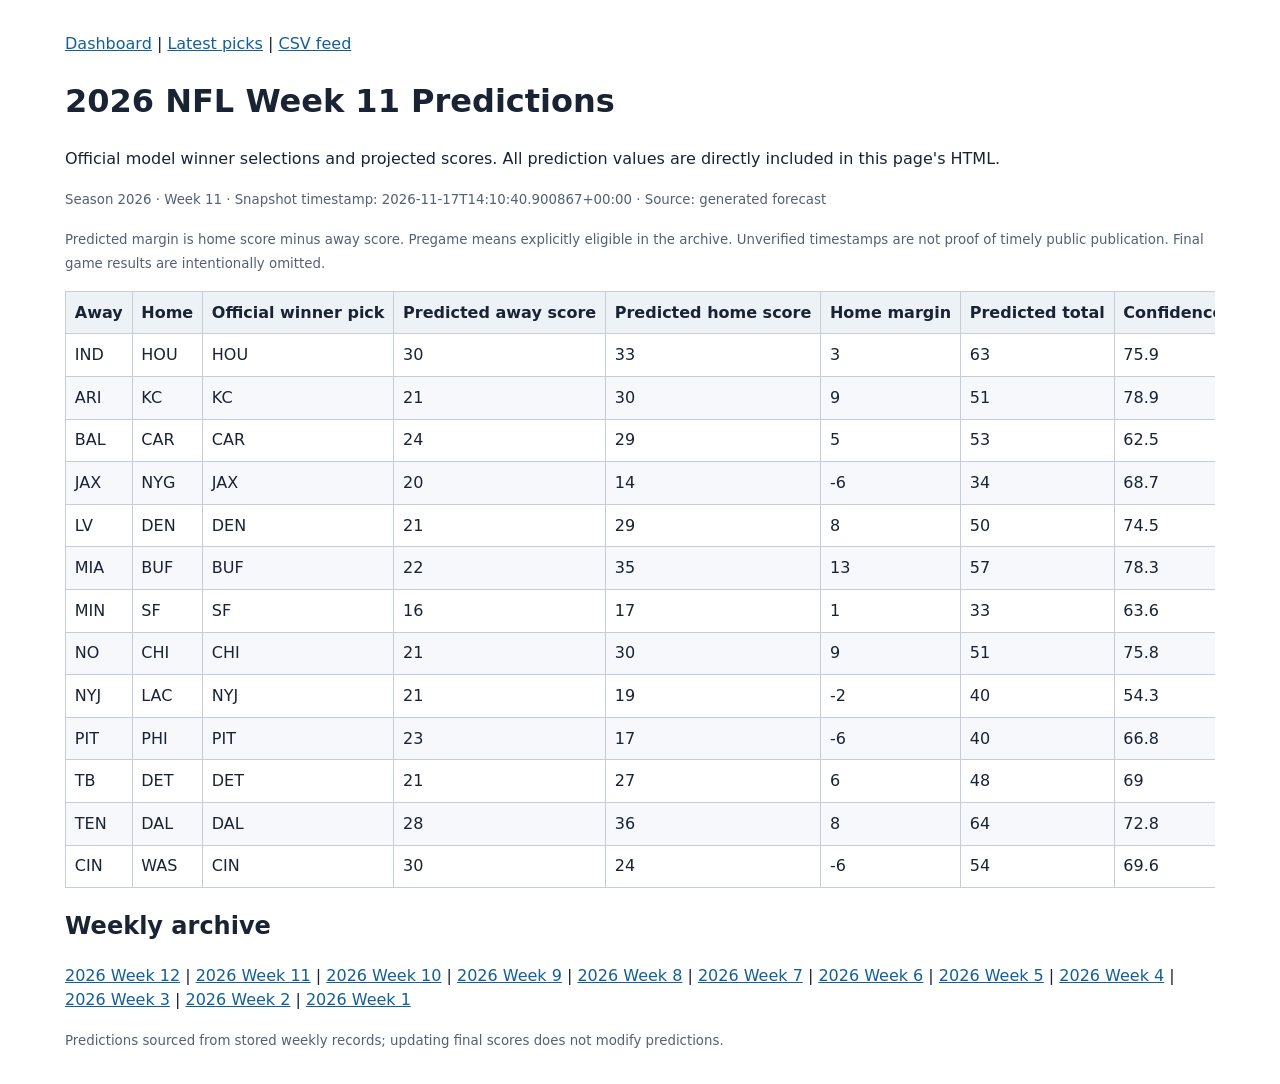
<file: tracker/2026/week-11.html>
<!doctype html>
<html lang="en"><head><meta charset="utf-8"><meta name="viewport" content="width=device-width,initial-scale=1">
<title>2026 NFL Week 11 Predictions | NFL Prediction Lab</title>
<style>body{font:16px/1.5 system-ui,sans-serif;max-width:1150px;margin:2rem auto;padding:0 1rem;color:#192334}a{color:#135f99}table{border-collapse:collapse;width:100%}th,td{padding:.55rem;text-align:left;border:1px solid #c5ced6;white-space:nowrap}th{background:#edf2f7}tr:nth-child(even){background:#f6f8fb}.scroll{overflow-x:auto}small{color:#536172}</style>
</head><body><nav><a href="../../">Dashboard</a> | <a href="../">Latest picks</a> | <a href="./week-11.csv">CSV feed</a></nav>
<h1>2026 NFL Week 11 Predictions</h1>
<p>Official model winner selections and projected scores. All prediction values are directly included in this page's HTML.</p>
<p><small>Season 2026 · Week 11 · Snapshot timestamp: 2026-11-17T14:10:40.900867+00:00 · Source: generated forecast</small></p>
<p><small>Predicted margin is home score minus away score. Pregame means explicitly eligible in the archive. Unverified timestamps are not proof of timely public publication. Final game results are intentionally omitted.</small></p>
<div class="scroll"><table><thead><tr><th>Away</th><th>Home</th><th>Official winner pick</th><th>Predicted away score</th><th>Predicted home score</th><th>Home margin</th><th>Predicted total</th><th>Confidence %</th><th>Timing</th></tr></thead>
<tbody><tr data-away="IND" data-home="HOU" data-pick="HOU"><td>IND</td><td>HOU</td><td>HOU</td><td>30</td><td>33</td><td>3</td><td>63</td><td>75.9</td><td>Unverified</td></tr>
<tr data-away="ARI" data-home="KC" data-pick="KC"><td>ARI</td><td>KC</td><td>KC</td><td>21</td><td>30</td><td>9</td><td>51</td><td>78.9</td><td>Unverified</td></tr>
<tr data-away="BAL" data-home="CAR" data-pick="CAR"><td>BAL</td><td>CAR</td><td>CAR</td><td>24</td><td>29</td><td>5</td><td>53</td><td>62.5</td><td>Unverified</td></tr>
<tr data-away="JAX" data-home="NYG" data-pick="JAX"><td>JAX</td><td>NYG</td><td>JAX</td><td>20</td><td>14</td><td>-6</td><td>34</td><td>68.7</td><td>Unverified</td></tr>
<tr data-away="LV" data-home="DEN" data-pick="DEN"><td>LV</td><td>DEN</td><td>DEN</td><td>21</td><td>29</td><td>8</td><td>50</td><td>74.5</td><td>Unverified</td></tr>
<tr data-away="MIA" data-home="BUF" data-pick="BUF"><td>MIA</td><td>BUF</td><td>BUF</td><td>22</td><td>35</td><td>13</td><td>57</td><td>78.3</td><td>Unverified</td></tr>
<tr data-away="MIN" data-home="SF" data-pick="SF"><td>MIN</td><td>SF</td><td>SF</td><td>16</td><td>17</td><td>1</td><td>33</td><td>63.6</td><td>Unverified</td></tr>
<tr data-away="NO" data-home="CHI" data-pick="CHI"><td>NO</td><td>CHI</td><td>CHI</td><td>21</td><td>30</td><td>9</td><td>51</td><td>75.8</td><td>Unverified</td></tr>
<tr data-away="NYJ" data-home="LAC" data-pick="NYJ"><td>NYJ</td><td>LAC</td><td>NYJ</td><td>21</td><td>19</td><td>-2</td><td>40</td><td>54.3</td><td>Unverified</td></tr>
<tr data-away="PIT" data-home="PHI" data-pick="PIT"><td>PIT</td><td>PHI</td><td>PIT</td><td>23</td><td>17</td><td>-6</td><td>40</td><td>66.8</td><td>Unverified</td></tr>
<tr data-away="TB" data-home="DET" data-pick="DET"><td>TB</td><td>DET</td><td>DET</td><td>21</td><td>27</td><td>6</td><td>48</td><td>69</td><td>Unverified</td></tr>
<tr data-away="TEN" data-home="DAL" data-pick="DAL"><td>TEN</td><td>DAL</td><td>DAL</td><td>28</td><td>36</td><td>8</td><td>64</td><td>72.8</td><td>Unverified</td></tr>
<tr data-away="CIN" data-home="WAS" data-pick="CIN"><td>CIN</td><td>WAS</td><td>CIN</td><td>30</td><td>24</td><td>-6</td><td>54</td><td>69.6</td><td>Unverified</td></tr></tbody></table></div>
<h2>Weekly archive</h2><nav><a href="../2026/week-12.html">2026 Week 12</a> | <a href="../2026/week-11.html">2026 Week 11</a> | <a href="../2026/week-10.html">2026 Week 10</a> | <a href="../2026/week-09.html">2026 Week 9</a> | <a href="../2026/week-08.html">2026 Week 8</a> | <a href="../2026/week-07.html">2026 Week 7</a> | <a href="../2026/week-06.html">2026 Week 6</a> | <a href="../2026/week-05.html">2026 Week 5</a> | <a href="../2026/week-04.html">2026 Week 4</a> | <a href="../2026/week-03.html">2026 Week 3</a> | <a href="../2026/week-02.html">2026 Week 2</a> | <a href="../2026/week-01.html">2026 Week 1</a></nav><footer><p><small>Predictions sourced from stored weekly records; updating final scores does not modify predictions.</small></p></footer>
</body></html>
</file>
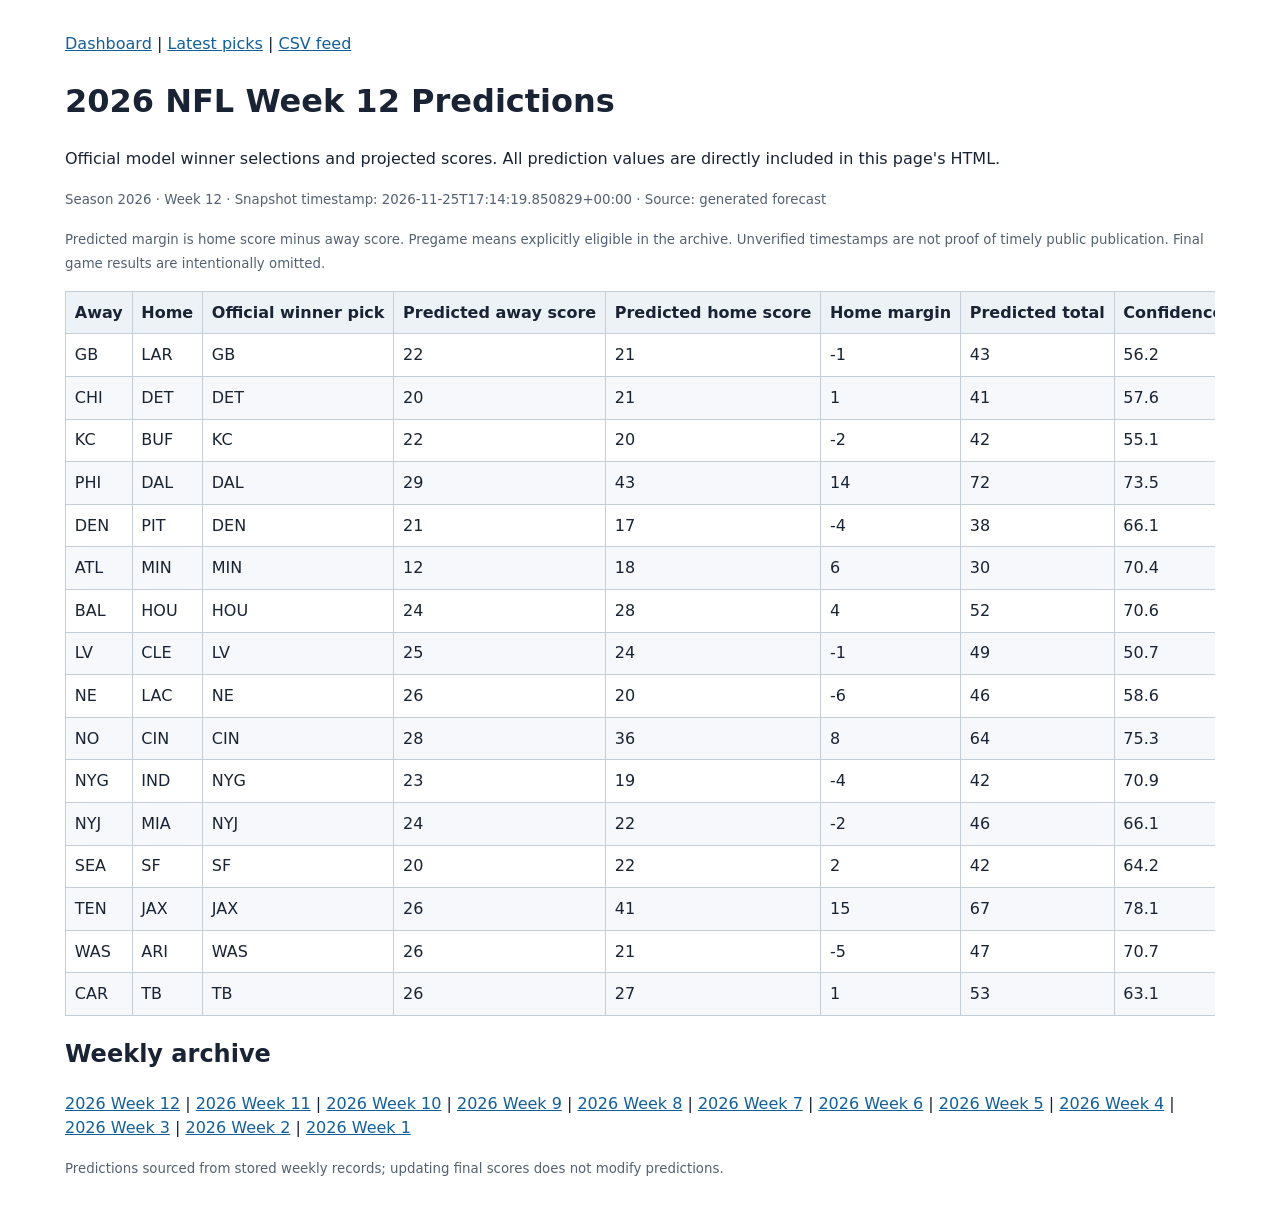
<file: tracker/2026/week-12.html>
<!doctype html>
<html lang="en"><head><meta charset="utf-8"><meta name="viewport" content="width=device-width,initial-scale=1">
<title>2026 NFL Week 12 Predictions | NFL Prediction Lab</title>
<style>body{font:16px/1.5 system-ui,sans-serif;max-width:1150px;margin:2rem auto;padding:0 1rem;color:#192334}a{color:#135f99}table{border-collapse:collapse;width:100%}th,td{padding:.55rem;text-align:left;border:1px solid #c5ced6;white-space:nowrap}th{background:#edf2f7}tr:nth-child(even){background:#f6f8fb}.scroll{overflow-x:auto}small{color:#536172}</style>
</head><body><nav><a href="../../">Dashboard</a> | <a href="../">Latest picks</a> | <a href="./week-12.csv">CSV feed</a></nav>
<h1>2026 NFL Week 12 Predictions</h1>
<p>Official model winner selections and projected scores. All prediction values are directly included in this page's HTML.</p>
<p><small>Season 2026 · Week 12 · Snapshot timestamp: 2026-11-25T17:14:19.850829+00:00 · Source: generated forecast</small></p>
<p><small>Predicted margin is home score minus away score. Pregame means explicitly eligible in the archive. Unverified timestamps are not proof of timely public publication. Final game results are intentionally omitted.</small></p>
<div class="scroll"><table><thead><tr><th>Away</th><th>Home</th><th>Official winner pick</th><th>Predicted away score</th><th>Predicted home score</th><th>Home margin</th><th>Predicted total</th><th>Confidence %</th><th>Timing</th></tr></thead>
<tbody><tr data-away="GB" data-home="LAR" data-pick="GB"><td>GB</td><td>LAR</td><td>GB</td><td>22</td><td>21</td><td>-1</td><td>43</td><td>56.2</td><td>Pregame</td></tr>
<tr data-away="CHI" data-home="DET" data-pick="DET"><td>CHI</td><td>DET</td><td>DET</td><td>20</td><td>21</td><td>1</td><td>41</td><td>57.6</td><td>Pregame</td></tr>
<tr data-away="KC" data-home="BUF" data-pick="KC"><td>KC</td><td>BUF</td><td>KC</td><td>22</td><td>20</td><td>-2</td><td>42</td><td>55.1</td><td>Pregame</td></tr>
<tr data-away="PHI" data-home="DAL" data-pick="DAL"><td>PHI</td><td>DAL</td><td>DAL</td><td>29</td><td>43</td><td>14</td><td>72</td><td>73.5</td><td>Pregame</td></tr>
<tr data-away="DEN" data-home="PIT" data-pick="DEN"><td>DEN</td><td>PIT</td><td>DEN</td><td>21</td><td>17</td><td>-4</td><td>38</td><td>66.1</td><td>Pregame</td></tr>
<tr data-away="ATL" data-home="MIN" data-pick="MIN"><td>ATL</td><td>MIN</td><td>MIN</td><td>12</td><td>18</td><td>6</td><td>30</td><td>70.4</td><td>Pregame</td></tr>
<tr data-away="BAL" data-home="HOU" data-pick="HOU"><td>BAL</td><td>HOU</td><td>HOU</td><td>24</td><td>28</td><td>4</td><td>52</td><td>70.6</td><td>Pregame</td></tr>
<tr data-away="LV" data-home="CLE" data-pick="LV"><td>LV</td><td>CLE</td><td>LV</td><td>25</td><td>24</td><td>-1</td><td>49</td><td>50.7</td><td>Pregame</td></tr>
<tr data-away="NE" data-home="LAC" data-pick="NE"><td>NE</td><td>LAC</td><td>NE</td><td>26</td><td>20</td><td>-6</td><td>46</td><td>58.6</td><td>Pregame</td></tr>
<tr data-away="NO" data-home="CIN" data-pick="CIN"><td>NO</td><td>CIN</td><td>CIN</td><td>28</td><td>36</td><td>8</td><td>64</td><td>75.3</td><td>Pregame</td></tr>
<tr data-away="NYG" data-home="IND" data-pick="NYG"><td>NYG</td><td>IND</td><td>NYG</td><td>23</td><td>19</td><td>-4</td><td>42</td><td>70.9</td><td>Pregame</td></tr>
<tr data-away="NYJ" data-home="MIA" data-pick="NYJ"><td>NYJ</td><td>MIA</td><td>NYJ</td><td>24</td><td>22</td><td>-2</td><td>46</td><td>66.1</td><td>Pregame</td></tr>
<tr data-away="SEA" data-home="SF" data-pick="SF"><td>SEA</td><td>SF</td><td>SF</td><td>20</td><td>22</td><td>2</td><td>42</td><td>64.2</td><td>Pregame</td></tr>
<tr data-away="TEN" data-home="JAX" data-pick="JAX"><td>TEN</td><td>JAX</td><td>JAX</td><td>26</td><td>41</td><td>15</td><td>67</td><td>78.1</td><td>Pregame</td></tr>
<tr data-away="WAS" data-home="ARI" data-pick="WAS"><td>WAS</td><td>ARI</td><td>WAS</td><td>26</td><td>21</td><td>-5</td><td>47</td><td>70.7</td><td>Pregame</td></tr>
<tr data-away="CAR" data-home="TB" data-pick="TB"><td>CAR</td><td>TB</td><td>TB</td><td>26</td><td>27</td><td>1</td><td>53</td><td>63.1</td><td>Pregame</td></tr></tbody></table></div>
<h2>Weekly archive</h2><nav><a href="../2026/week-12.html">2026 Week 12</a> | <a href="../2026/week-11.html">2026 Week 11</a> | <a href="../2026/week-10.html">2026 Week 10</a> | <a href="../2026/week-09.html">2026 Week 9</a> | <a href="../2026/week-08.html">2026 Week 8</a> | <a href="../2026/week-07.html">2026 Week 7</a> | <a href="../2026/week-06.html">2026 Week 6</a> | <a href="../2026/week-05.html">2026 Week 5</a> | <a href="../2026/week-04.html">2026 Week 4</a> | <a href="../2026/week-03.html">2026 Week 3</a> | <a href="../2026/week-02.html">2026 Week 2</a> | <a href="../2026/week-01.html">2026 Week 1</a></nav><footer><p><small>Predictions sourced from stored weekly records; updating final scores does not modify predictions.</small></p></footer>
</body></html>
</file>
<file: style.css>
:root{color-scheme:dark;--bg:#0a1017;--panel:#111b25;--line:#243340;--text:#f1f4f4;--muted:#91a3b1;--lime:#cdfc79;--red:#ff9b95;--blue:#91c8f5}*{box-sizing:border-box}body{margin:0;background:var(--bg);color:var(--text);font:15px/1.5 system-ui,-apple-system,BlinkMacSystemFont,"Segoe UI",sans-serif}button,input,select{font:inherit}button,select{cursor:pointer}button,a,input,select{outline-offset:5px}button:focus-visible,a:focus-visible,input:focus-visible,select:focus-visible{outline:2px solid var(--lime)}[hidden]{display:none!important}header{max-width:1400px;margin:auto;padding:28px 48px;display:flex;justify-content:space-between;align-items:center;border-bottom:1px solid var(--line)}.brand{display:flex;gap:13px;color:inherit;text-decoration:none;font-size:14px;letter-spacing:1px;align-items:center}.brand-icon{display:grid;place-items:center;background:var(--lime);color:var(--bg);font-size:25px;font-weight:900;width:44px;height:44px;border-radius:10px;position:relative}.brand-icon span{position:absolute;font-size:17px;right:4px;top:0}.brand small{display:block;font-size:8px;color:var(--muted);letter-spacing:1.3px;margin-top:4px}.edition{font-size:10px;letter-spacing:1.4px;color:var(--muted)}.edition i{color:var(--lime);font-style:normal;padding:0 12px}main{max-width:1304px;margin:auto;padding:0 48px}.hero{display:flex;justify-content:space-between;align-items:center;padding:54px 0 43px;gap:35px}.eyebrow{font-size:10px;letter-spacing:2px;font-weight:700;color:var(--muted);margin:0 0 14px}h1{font-size:clamp(44px,5vw,70px);letter-spacing:-3px;line-height:1.05;margin:0;font-weight:760}h1 span{color:var(--lime)}.intro{color:var(--muted);max-width:435px;margin:22px 0 0;font-size:14px}.hero-mark{width:310px;transform:rotate(-5deg);color:#4e6652}.hero-mark>span{font-size:10px;letter-spacing:3px}.field{height:132px;border:1px solid #3a5141;border-radius:10px;display:flex;justify-content:space-evenly;align-items:center;background:linear-gradient(120deg,#12211a,#101d22);margin:9px 0}.field i{height:75%;width:1px;background:#2b4236}.field b{font-size:31px;line-height:1;color:#a4c58a;letter-spacing:3px;transform:rotate(5deg)}.hero-mark small{font-size:8px;letter-spacing:1.5px}.status-bar{border-top:1px solid var(--line);display:flex;justify-content:space-between;align-items:center;padding:15px 0;font-size:10px;letter-spacing:1px;color:var(--muted)}.dot{display:inline-block;width:6px;height:6px;background:var(--lime);border-radius:100%;margin-right:7px}#updated{letter-spacing:0;margin-left:16px;color:var(--muted)}button{border:1px solid var(--line);border-radius:7px;background:#15212c;color:var(--text);padding:10px 14px}button:hover{border-color:#607588}#refresh{font-size:11px;padding:7px 11px}.metrics{display:grid;grid-template-columns:repeat(4,1fr);gap:12px;margin:3px 0 33px}.metrics article{background:var(--panel);padding:22px 24px;border:1px solid var(--line);border-radius:10px}.metrics article>span{display:block;font-size:9px;font-weight:700;letter-spacing:1.2px;color:var(--muted)}.metrics strong{display:block;font-size:38px;line-height:1.2;letter-spacing:-1px;margin:10px 0}.metrics small{font-size:10px;color:var(--muted)}.metrics .highlight{border-color:#4b6238;background:linear-gradient(130deg,#1c2a1e,#14211e)}.highlight strong{color:var(--lime)}.tabs{display:flex;gap:26px;border-bottom:1px solid var(--line);margin-bottom:30px}.tabs button{background:none;border:none;border-radius:0;padding:0 0 15px;color:var(--muted);font-size:13px}.tabs button.active{color:var(--lime);box-shadow:0 2px var(--lime)}.section-heading{display:flex;align-items:center;justify-content:space-between;gap:20px}.section-heading .eyebrow{margin-bottom:5px}h2{font-size:26px;letter-spacing:-.8px;margin:0}.selectors{display:flex;gap:10px}.selectors label{font-size:9px;color:var(--muted);text-transform:uppercase;letter-spacing:1px}select{display:block;border:1px solid var(--line);border-radius:6px;background:#15212c;color:var(--text);padding:9px 30px 9px 11px;font-size:12px;margin-top:4px}.week-summary{display:flex;justify-content:space-between;gap:16px;align-items:center;margin:22px 0 8px;font-size:12px}.week-summary>span{color:var(--blue);background:#182a39;border:1px solid #294259;padding:4px 9px;border-radius:4px}.week-summary b{color:var(--lime);font-size:13px}.note{font-size:12px;color:var(--muted);margin:8px 0 23px;max-width:850px}.toolbar{display:flex;gap:12px;align-items:center;margin:22px 0 18px}.search{display:flex;align-items:center;gap:8px;flex:1;max-width:360px;border:1px solid var(--line);border-radius:7px;padding:8px 12px;background:#0e1821;color:var(--muted)}.search span{font-size:20px;line-height:1}.search input{background:none;border:none;color:var(--text);width:100%;font-size:12px;padding:3px}.filter-label{display:flex;align-items:center;gap:8px;color:var(--muted);font-size:11px}.filter-label select{margin:0}.quiet{margin-left:auto;font-size:11px;background:none}.matchups{display:grid;grid-template-columns:repeat(3,minmax(0,1fr));gap:14px}.game{background:var(--panel);border:1px solid var(--line);border-radius:10px;padding:18px 20px;overflow:hidden}.game-top{display:flex;justify-content:space-between;align-items:center;font-size:9px;letter-spacing:1px;color:var(--muted);margin-bottom:20px}.badge{letter-spacing:.8px;font-size:8px;font-weight:700;padding:3px 6px;border-radius:3px;background:#1c2c38;color:var(--muted)}.badge.win{background:#243b24;color:var(--lime)}.badge.loss{background:#3b2526;color:var(--red)}.teams{display:grid;grid-template-columns:1fr 25px 1fr;align-items:center;text-align:center}.team-code{font-size:27px;line-height:1;font-weight:800;letter-spacing:-1px}.team-name{font-size:9px;color:var(--muted);margin-top:7px}.at{font-size:10px;color:var(--muted)}.scoreline{display:flex;justify-content:center;gap:16px;margin:16px 0;font-size:12px;color:var(--muted)}.scoreline b{color:var(--text);font-variant-numeric:tabular-nums}.pickline{display:flex;justify-content:space-between;align-items:center;background:#0d1720;margin:0 -20px -18px;padding:13px 20px;border-top:1px solid var(--line)}.pickline span{font-size:9px;color:var(--muted)}.pickline strong{color:var(--lime);font-size:13px;margin-left:7px}.pickline small{font-size:10px;color:var(--muted)}.table-wrap{overflow-x:auto;border:1px solid var(--line);border-radius:10px}table{width:100%;border-collapse:collapse;text-align:left;background:var(--panel)}th{color:var(--muted);font-size:10px;text-transform:uppercase;letter-spacing:1px;background:#15222d}td,th{padding:17px 22px;border-bottom:1px solid var(--line);white-space:nowrap}td{font-size:13px}td button{background:none;color:var(--lime);padding:0;border:0;font-weight:700}tbody tr:last-child td{border:0}footer{display:flex;justify-content:space-between;gap:25px;padding:30px 0;margin-top:38px;border-top:1px solid var(--line);color:var(--muted);font-size:10px}footer b{font-size:9px;letter-spacing:1px;line-height:2.5}footer>span:last-child{max-width:350px;text-align:right;align-self:center}.empty{padding:45px;text-align:center;color:var(--muted)}#error{padding:14px;background:#3b2526;color:#ffb3ad;border-radius:7px;font-size:12px}@media(min-width:1500px){main{padding:0}.hero{padding-top:65px}}@media(max-width:950px){header{padding:23px 28px}main{padding:0 28px}.edition{display:none}.hero-mark{width:240px}.metrics article{padding:18px}.metrics strong{font-size:32px}.matchups{grid-template-columns:repeat(2,minmax(0,1fr))}}@media(max-width:600px){header{padding:21px 20px}main{padding:0 20px}.hero{padding:35px 0 28px}.hero-mark{display:none}h1{font-size:49px}.intro{font-size:13px;max-width:290px}.metrics{grid-template-columns:repeat(2,1fr);gap:10px;margin-bottom:27px}.metrics article{padding:16px}.metrics article>span{font-size:8px}.metrics strong{font-size:32px}.metrics small{font-size:9px}.status-bar{font-size:8px;gap:10px}#updated{display:block;margin:5px 0 0 15px}.matchups{grid-template-columns:1fr}.toolbar{flex-wrap:wrap}.search{max-width:none;flex-basis:100%}.quiet{margin-left:auto}.section-heading{align-items:flex-start}h2{font-size:23px}.selectors{gap:6px}select{padding-right:18px}.week-summary{align-items:flex-start}.week-summary b{white-space:nowrap}footer{flex-direction:column;gap:12px}footer>span:last-child{text-align:left;align-self:flex-start}.game{padding:20px 24px}.pickline{margin:0 -24px -20px;padding:13px 24px}.team-code{font-size:32px}.team-name{font-size:11px}.game-top{font-size:10px}.scoreline{font-size:14px;margin:20px 0}}

.elo-table td,.elo-table th{padding:14px 15px;font-variant-numeric:tabular-nums}.elo-table thead tr:first-child th:not(:first-child){text-align:center;color:var(--lime)}.elo-table td small{display:block;font-size:10px;color:var(--muted)}.elo-table td:nth-child(6),.elo-table thead tr:last-child th:nth-child(5){border-left:1px solid var(--line)}.elo-up{color:var(--lime)}.elo-down{color:var(--red)}.elo-neutral{color:var(--muted)}@media(max-width:600px){#eloView .section-heading{flex-direction:column}.tabs{gap:20px}.tabs button{font-size:12px}}
/* Initial no-JavaScript view: the latest published picks are embedded in HTML. */
.static-picks{grid-column:1/-1;min-width:0}
.static-picks caption{text-align:left;padding:15px 22px;color:var(--text);font-size:14px;font-weight:700}
.static-picks-note{padding:4px 22px 14px;color:var(--muted);font-size:11px}
</file>
